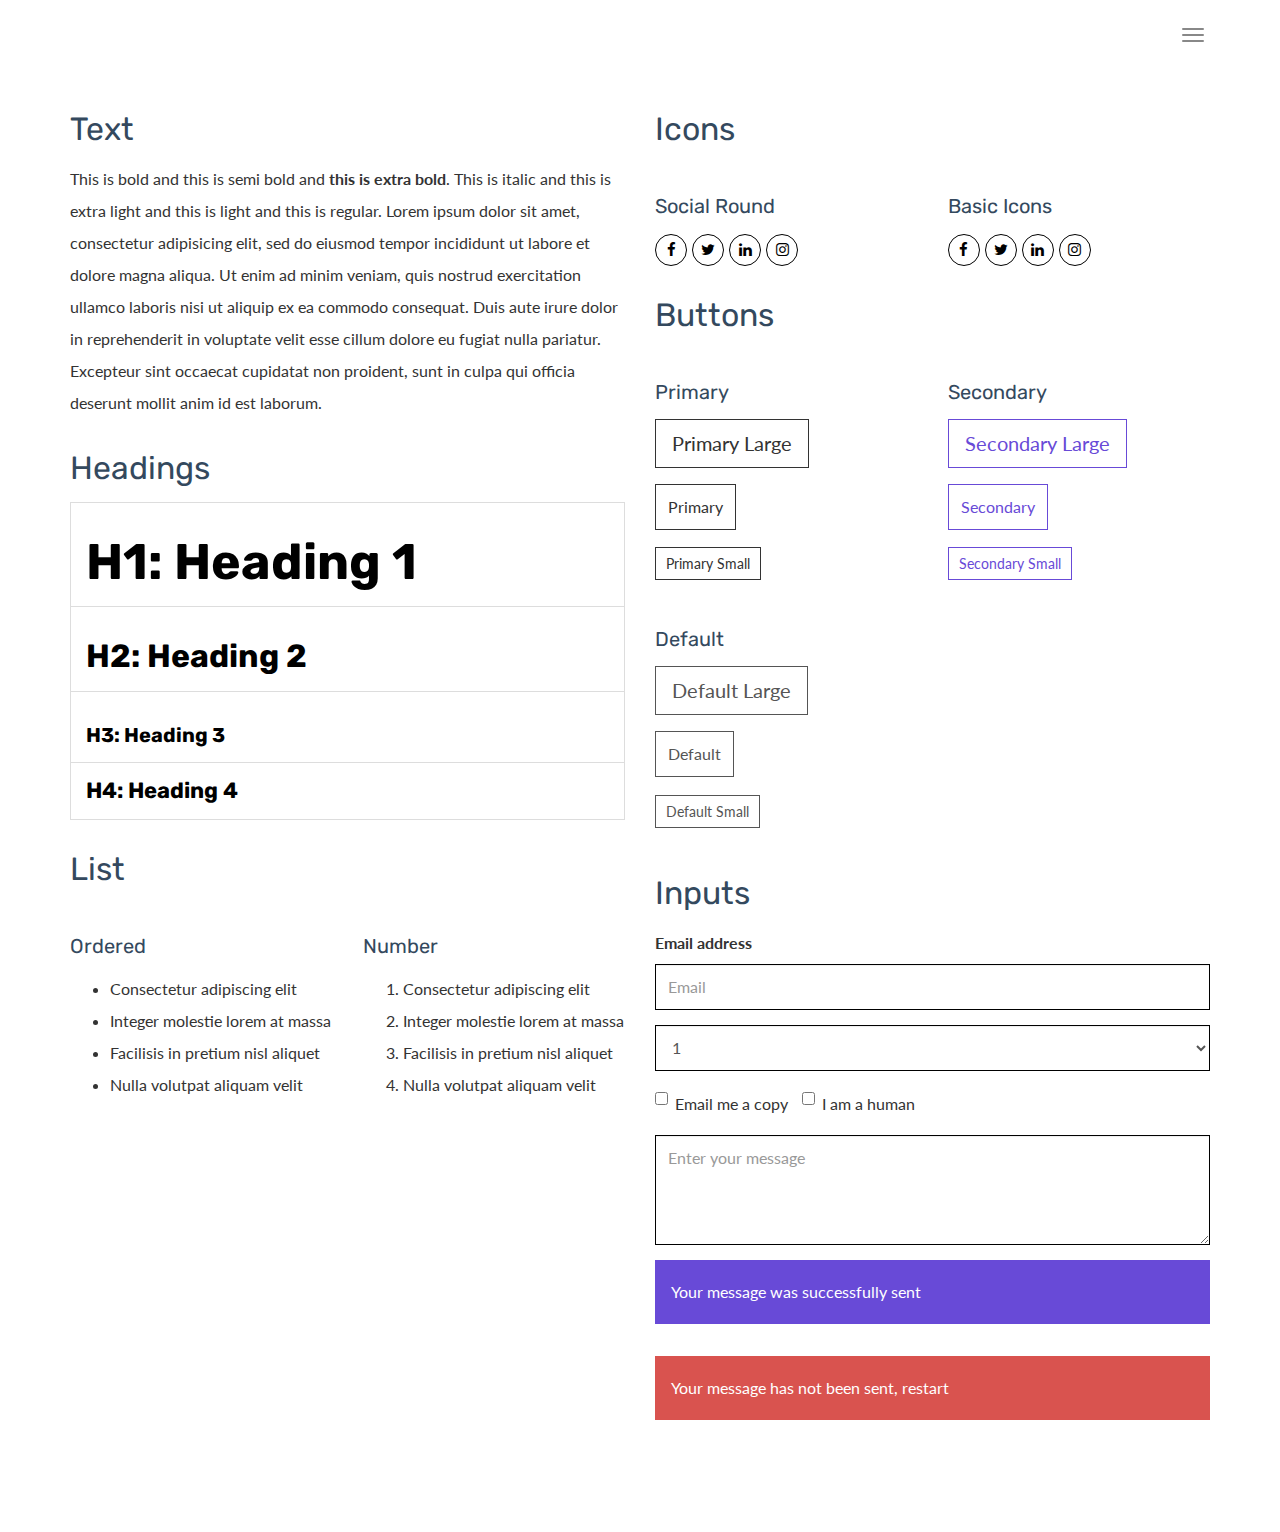
<file: components.html>
<!DOCTYPE html>
<html lang="en">

<head>
  <meta charset="UTF-8">
  <meta content="IE=edge" http-equiv="X-UA-Compatible">
  <meta content="width=device-width,initial-scale=1" name="viewport">
  <meta content="description" name="description">
  <meta name="google" content="notranslate" />
  <meta content="Mashup templates have been developped by Orson.io team" name="author">

  <!-- Disable tap highlight on IE -->
  <meta name="msapplication-tap-highlight" content="no">
  
  <link rel="apple-touch-icon" sizes="180x180" href="./assets/apple-icon-180x180.png">
  <link href="./assets/favicon.ico" rel="icon">
  
  <title>Title page</title>  

<link href="./main.3da94fde.css" rel="stylesheet"></head>

<body>

 <!-- Add your content of header -->

<header>
  <nav class="navbar navbar-fixed-top navbar-default">
    <div class="container">
        <button type="button" class="navbar-toggle">
          <span class="sr-only">Toggle navigation</span>
          <span class="icon-bar"></span>
          <span class="icon-bar"></span>
          <span class="icon-bar"></span>
        </button>
        
      <nav class="navbar-fullscreen" id="navbar-middle">
        <button type="button" class="close" aria-label="Close"><span aria-hidden="true">&times;</span></button>
        <ul class="navbar-fullscreen-links">
          <li><a href="./index.html" title="">Home</a></li>
          <li><a href="./project.html" title="">Project</a></li>
          <li><a href="./about.html" title="">About me</a></li>
          <li><a href="./components.html" title="">Components</a></li>
        </ul>

        <div class="footer-container">
           
          <p><small>© Untitled | Website created with <a href="http://www.mashup-template.com/" title="Create website with free html template">Mashup Template</a>/<a href="https://www.unsplash.com/" title="Beautiful Free Images">Unsplash</a></small></p>
          <p class="footer-share-icons">
              <a href="https://www.twitter.com" class="fa-icon" title="">
                  <i class="fa fa-twitter" aria-hidden="true"></i>
              </a>
              <a href="https://www.linkedin.com" class="fa-icon" title="">
                  <i class="fa fa-instagram" aria-hidden="true"></i>
              </a>
              <a href="https://www.behance.com" class="fa-icon" title="">
                  <i class="fa fa-behance" aria-hidden="true"></i>
              </a>
              <a href="https://www.vimeo.com" class="fa-icon" title="">
                  <i class="fa fa-vimeo" aria-hidden="true"></i>
              </a>
          </p>
                       
        </div>


      </nav> 
    
    </div>
  </nav>
</header>

<div class="section-container">
  <!-- Add your site or app content here -->
  <div class="container">
    <div class="row">
      <div class="col-xs-12 col-md-6">

        <div class="template-example">
          <h2 class="template-title-example">Text</h2>
          <p>This is bold and this is semi bold and <b>this is extra bold</b>. This is italic and this is extra light and this is light
          and this is regular. Lorem ipsum dolor sit amet, consectetur adipisicing elit, sed do eiusmod
          tempor incididunt ut labore et dolore magna aliqua. Ut enim ad minim veniam,
          quis nostrud exercitation ullamco laboris nisi ut aliquip ex ea commodo
          consequat. Duis aute irure dolor in <a href="" title="">reprehenderit</a> in voluptate velit esse
          cillum dolore eu fugiat nulla pariatur. Excepteur sint occaecat cupidatat non
          proident, sunt in culpa qui officia deserunt mollit anim id est laborum.
          </p>
        </div>

        <div class="template-example">
          <h2 class="template-title-example">Headings</h2>
          
          <table class="table table-bordered">
            <tr><td><h1>H1: Heading 1</h1></td></tr>
            <tr><td><h2>H2: Heading 2</h2></td></tr>
            <tr><td><h3>H3: Heading 3</h3></td></tr>
            <tr><td><h4>H4: Heading 4</h4></td></tr>
          </table>
        </div>

        <div class="template-example">
          <h2 class="template-title-example">List</h2>
          <div class="row">
            <div class="col-md-6">
              <h3 class="template-title-example">Ordered</h3>
              <ul>
                <li>Consectetur adipiscing elit</li>
                <li>Integer molestie lorem at massa</li>
                <li>Facilisis in pretium nisl aliquet</li>
                <li>Nulla volutpat aliquam velit</li>
              </ul>
            </div>
            <div class="col-md-6">
              <h3 class="template-title-example">Number</h3>
              <ol>
                <li>Consectetur adipiscing elit</li>
                <li>Integer molestie lorem at massa</li>
                <li>Facilisis in pretium nisl aliquet</li>
                <li>Nulla volutpat aliquam velit</li>
              </ol>
            </div>
          </div>
        </div>

        
      </div>

      <div class="col-xs-12 col-md-6">
        <div class="template-example">
          <h2 class="template-title-example">Icons</h2>
          
          <div class="row">
            <div class="col-md-6">
              <h3 class="template-title-example">Social Round</h2>
              <ul class="list-icons">
                <li>
                  <a href="" class="social-round-icon fa-icon">
                    <i class="fa fa-facebook"></i>
                  </a>
                </li>
                <li>
                  <a href="" class="social-round-icon fa-icon">
                    <i class="fa fa-twitter"></i>
                  </a>
                </li>
                <li>
                  <a href="" class="social-round-icon fa-icon">
                    <i class="fa fa-linkedin"></i>
                  </a>
                </li>
                <li>
                  <a href="" class="social-round-icon fa-icon">
                    <i class="fa fa-instagram"></i>
                  </a>
                </li>
              </ul>
            </div>
            <div class="col-md-6">
               <h3 class="template-title-example">Basic Icons</h2>
                <ul class="list-icons">
                  <li>
                    <span class="fa-icon">
                      <i class="fa fa-facebook"></i>
                    </span>
                  </li>
                  <li>
                    <span class="fa-icon">
                      <i class="fa fa-twitter"></i>
                    </span>
                  </li>
                  <li>
                    <span class="fa-icon">
                      <i class="fa fa-linkedin"></i>
                    </span>
                  </li>
                  <li>
                    <span class="fa-icon">
                      <i class="fa fa-instagram"></i>
                    </span>
                  </li>
                </ul>
            </div>

          </div>


          


        </div>

        <div class="template-example">
          <h2 class="template-title-example">Buttons</h2>
          <div class="row">
            <div class="col-md-6">
              <h3 class="template-title-example">Primary</h2>
              <div class="row">
                  <div class="col-md-6">
                  <p><a href="" class="btn btn-primary btn-lg">Primary Large</a></p>
                  <p><a href="" class="btn btn-primary">Primary </a></p>
                  <p><a href="" class="btn btn-primary btn-sm">Primary Small</a></p>
                </div>
              </div>

              <h3 class="template-title-example">Default</h2>
              <div class="row">
                  <div class="col-md-6">
                  <p><a href="" class="btn btn-default btn-lg">Default Large</a></p>
                  <p><a href="" class="btn btn-default">Default </a></p>
                  <p><a href="" class="btn btn-default btn-sm">Default Small</a></p>
                </div>
              </div>

            </div>

            <div class="col-md-6">
              <h3 class="template-title-example">Secondary</h2>
              <div class="row">
                  <div class="col-md-6">
                  <p><a href="" class="btn btn-info btn-lg">Secondary Large</a></p>
                  <p><a href="" class="btn btn-info">Secondary </a></p>
                  <p><a href="" class="btn btn-info btn-sm">Secondary Small</a></p>
                </div>
              </div>
            </div>
          </div>
        </div>
        
        <div class="template-example">
          <h2 class="template-title-example">Inputs</h2>

            <div class="form-group">
              <label for="exampleInputEmail1">Email address</label>
              <input type="email" class="form-control" id="exampleInputEmail1" placeholder="Email">
            </div>

            <div class="form-group">
              <select class="form-control">
                <option>1</option>
                <option>2</option>
                <option>3</option>
                <option>4</option>
                <option>5</option>
              </select>
            </div>

            <div class="form-group">
              <label class="checkbox-inline">
                <input 
                type="checkbox" id="inlineCheckbox1" value="option1"> Email me a copy
              </label>
              <label class="checkbox-inline">
                <input type="checkbox" id="inlineCheckbox2" value="option2"> I am a human
              </label>
            </div>

            <div class="form-group">
              <textarea class="form-control" rows="3" placeholder="Enter your message"></textarea>
            </div>
            
            <div class="alert alert-success" role="alert">Your message was successfully sent</div>
            <div class="alert alert-danger" role="alert">Your message has not been sent, restart</div>
        </div>




      </div>
    </div>
  </div>

</div>




<script>
    document.addEventListener("DOMContentLoaded", function (event) {
      navbarToggleSidebar();
      closeMenuBeforeGoingToPage();
      navActivePage();
    });
</script>
 <script type="text/javascript" src="./main.4c6e144e.js"></script></body>

</html>
</file>
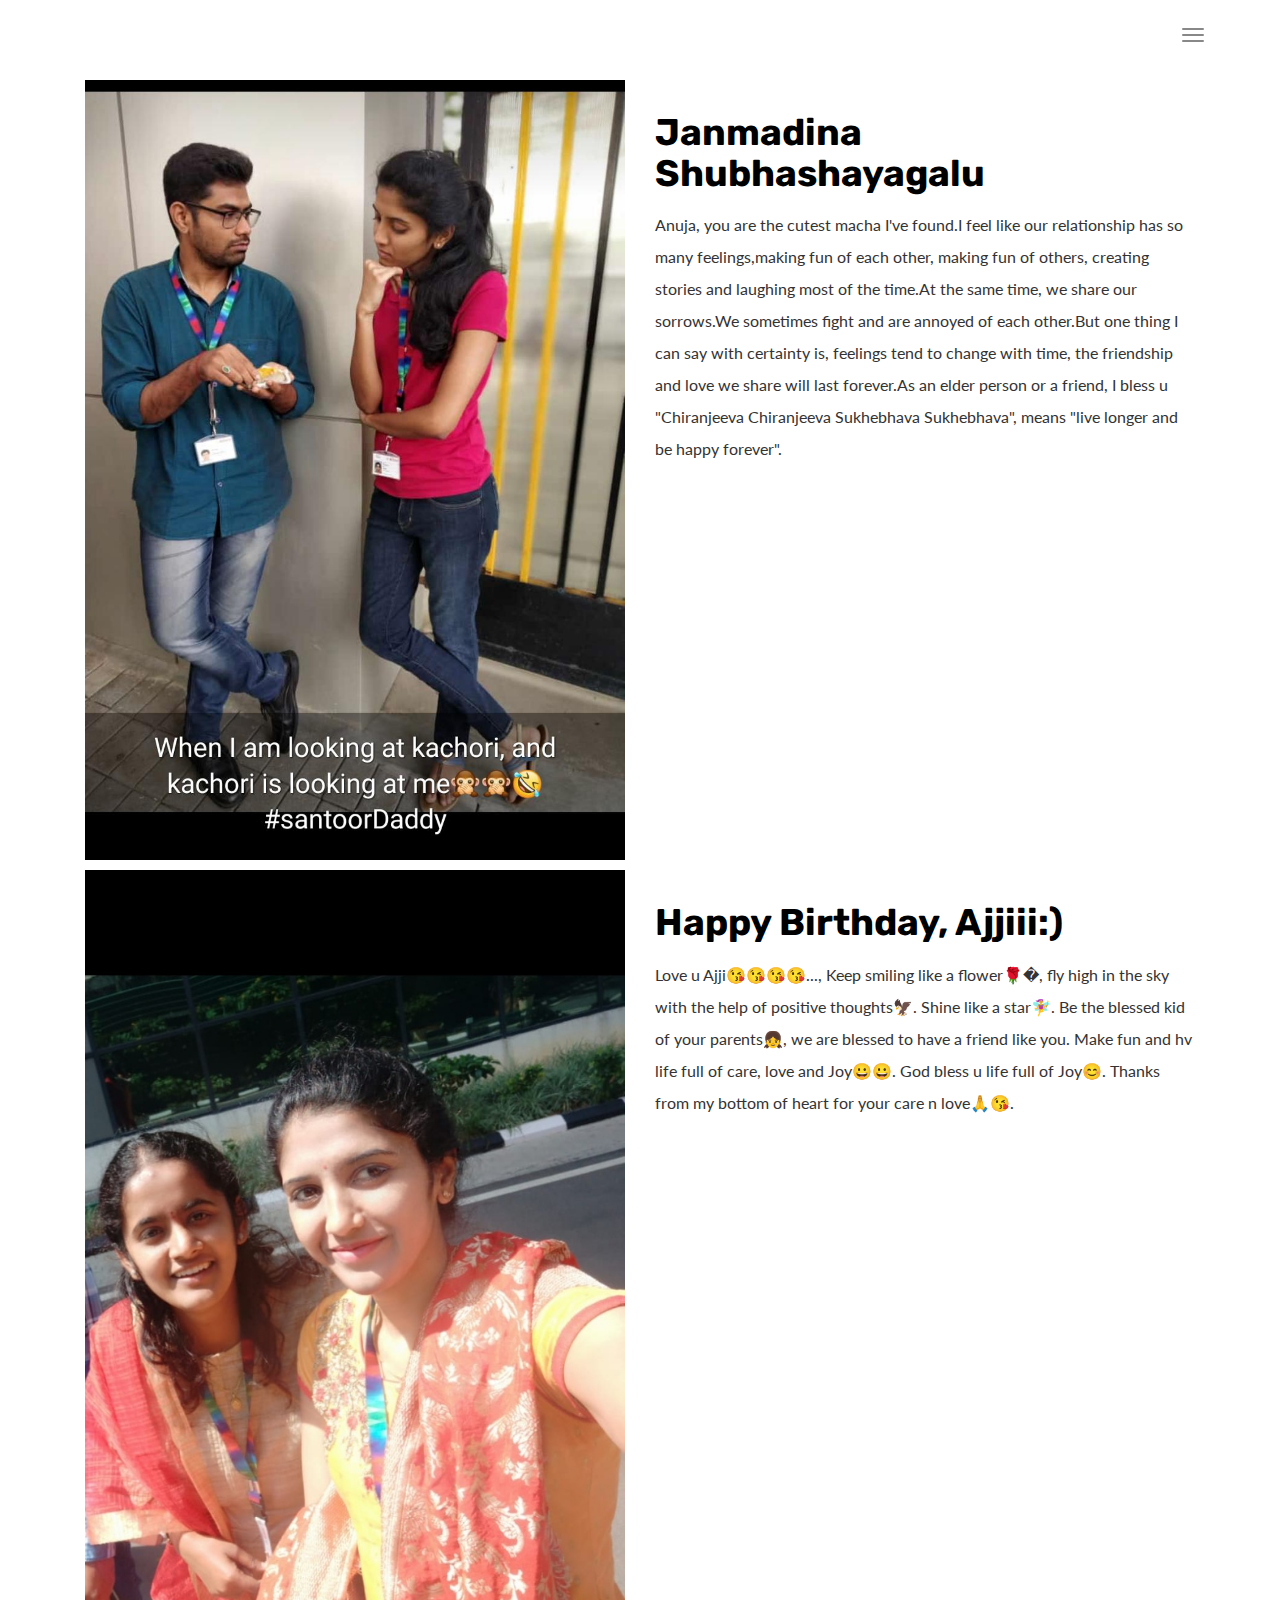
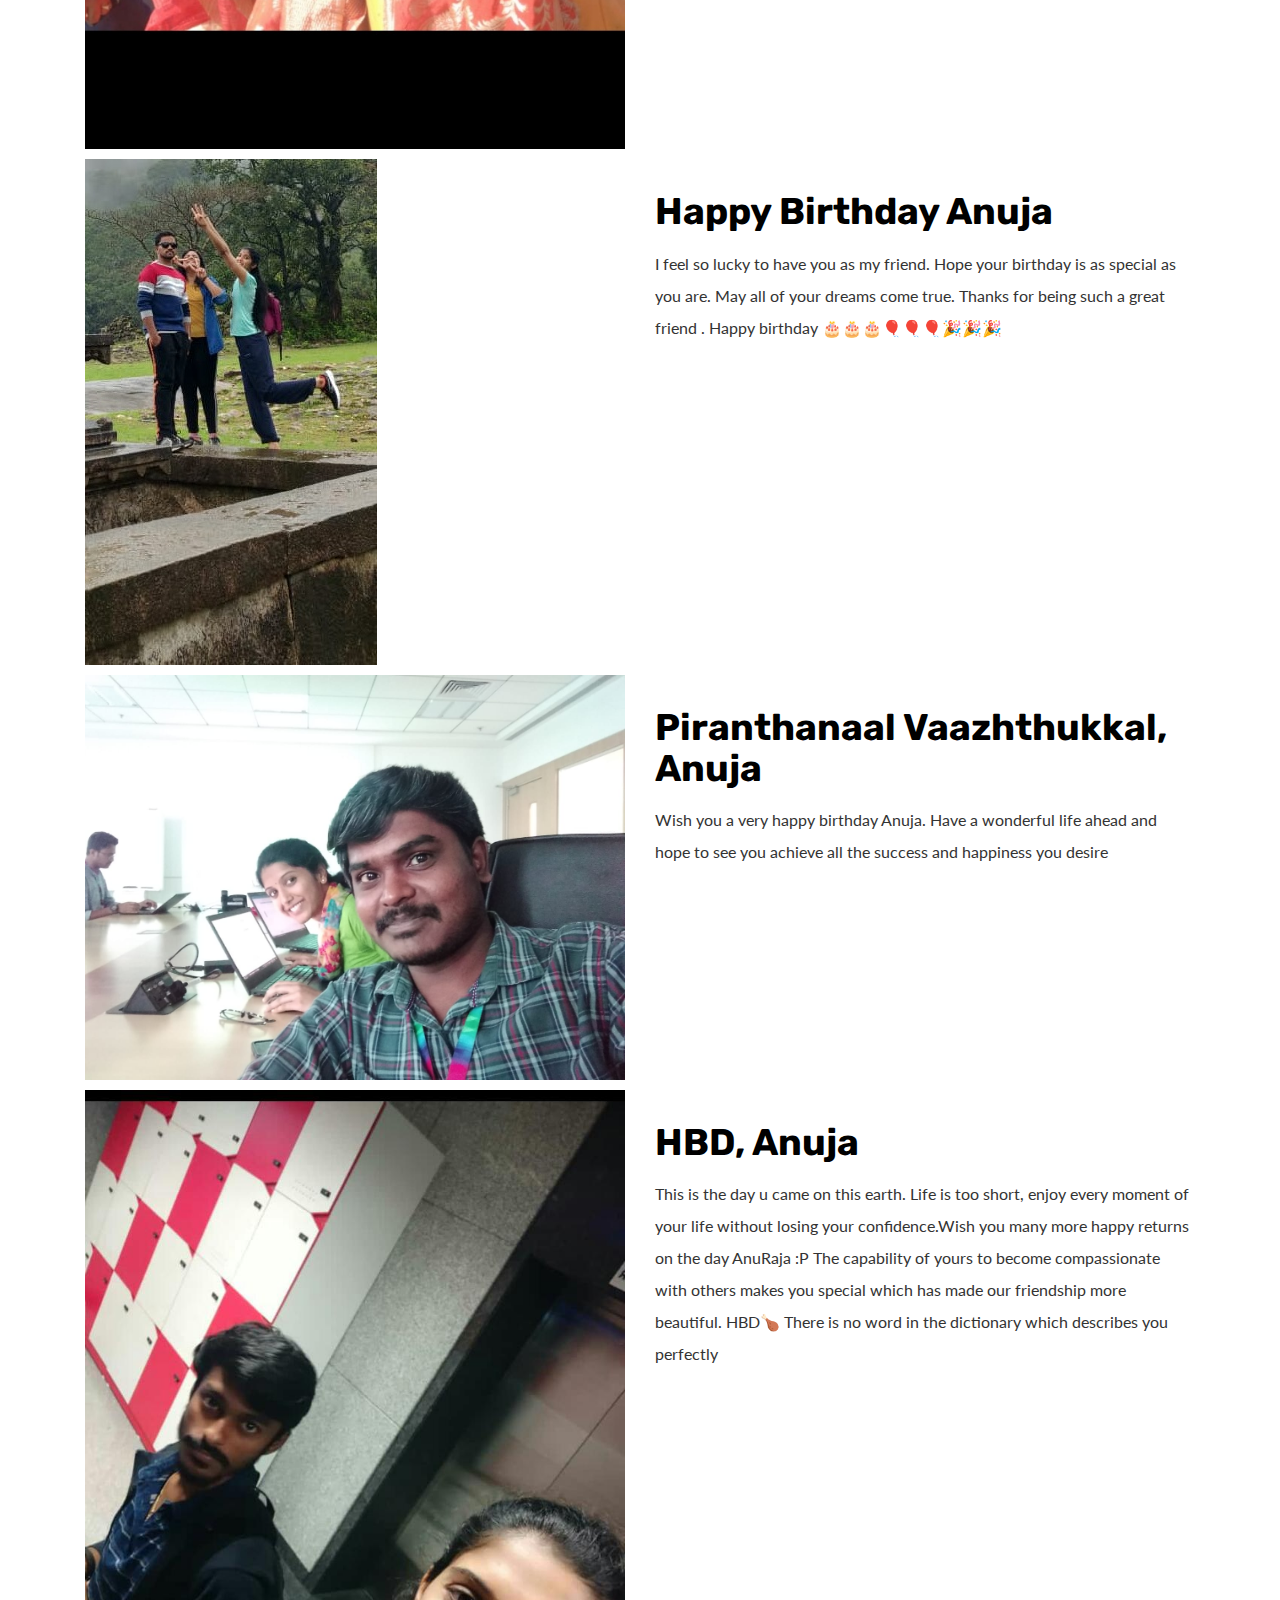
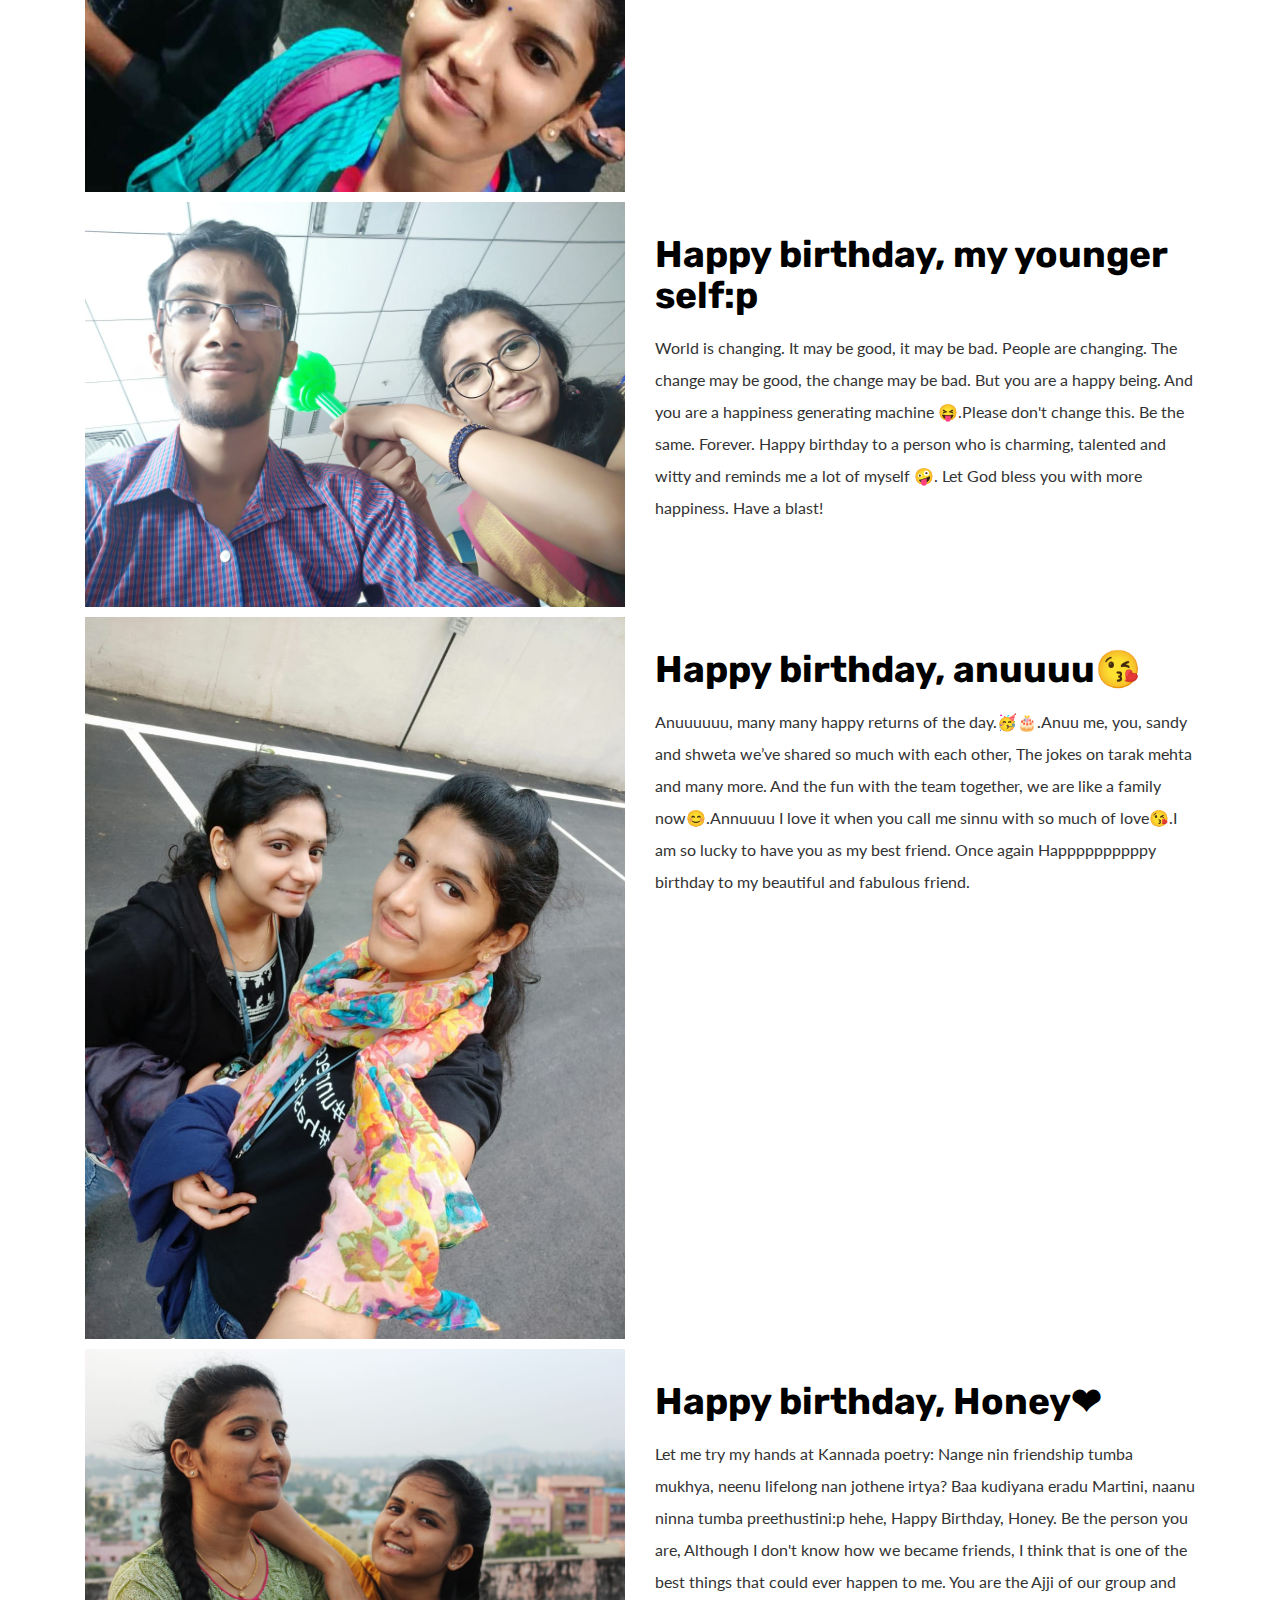
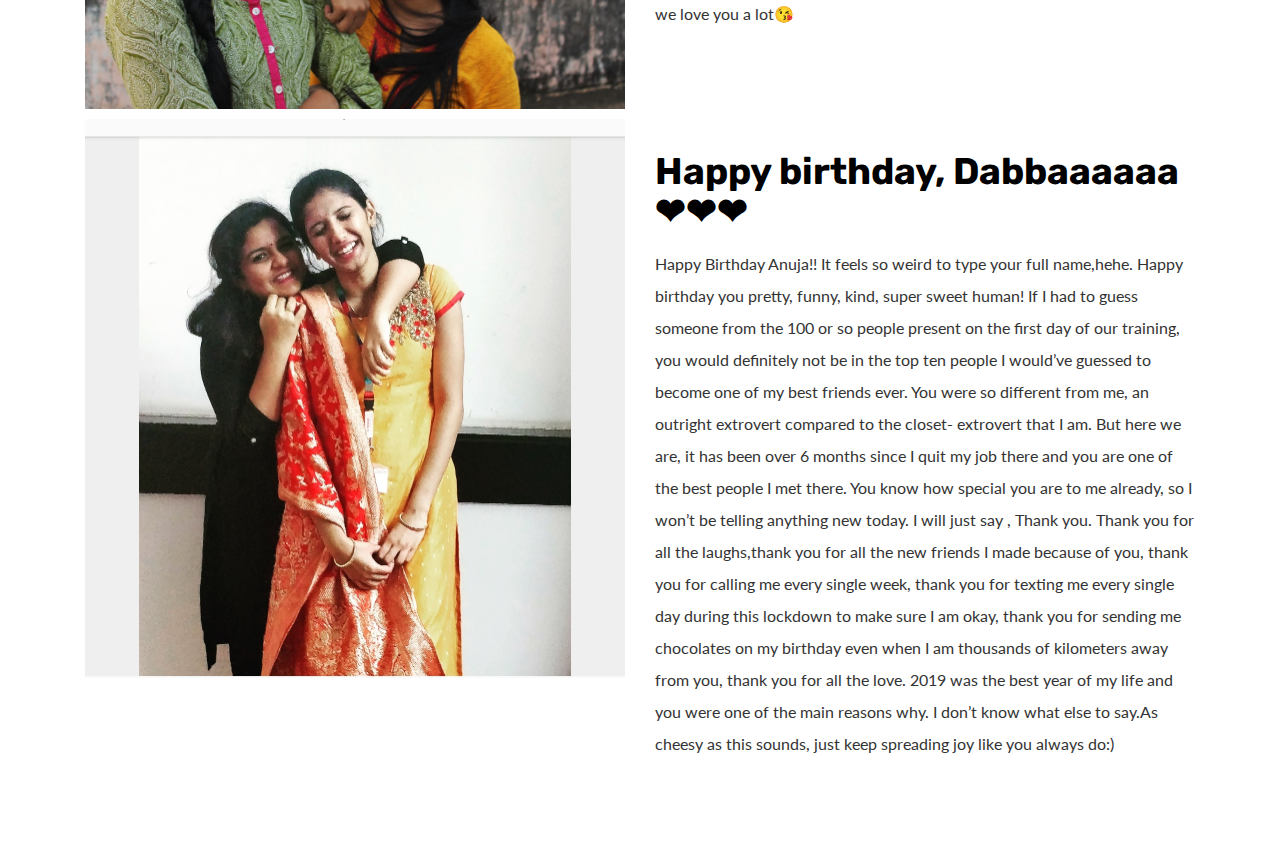
<file: wishes.html>
<!DOCTYPE html>
<html lang="en">

<head>
  <meta charset="UTF-8">
  <meta content="IE=edge" http-equiv="X-UA-Compatible">
  <meta content="width=device-width,initial-scale=1" name="viewport">
  <meta content="description" name="description">
  <meta name="google" content="notranslate" />
  <meta content="Mashup templates have been developped by Orson.io team" name="author">

  <!-- Disable tap highlight on IE -->
  <meta name="msapplication-tap-highlight" content="no">
  
  <link rel="apple-touch-icon" sizes="180x180" href="./assets/apple-icon-180x180.png">
  <link href="./assets/favicon.ico" rel="icon">
  
  <title>Birthday Wishes</title>  

<link href="./main.3da94fde.css" rel="stylesheet"></head>

<body>

<!-- Add your content of header -->

<header>
  <nav class="navbar navbar-fixed-top navbar-default">
    <div class="container">
        <button type="button" class="navbar-toggle">
          <span class="sr-only">Toggle navigation</span>
          <span class="icon-bar"></span>
          <span class="icon-bar"></span>
          <span class="icon-bar"></span>
        </button>
        
      <nav class="navbar-fullscreen" id="navbar-middle">
        <button type="button" class="close" aria-label="Close"><span aria-hidden="true">&times;</span></button>
        <ul class="navbar-fullscreen-links">
          <li><a href="./index.html" title="">Home</a></li>
          <li><a href="./gallery.html" title="">Photo Gallery</a></li>
          <li><a href="./wishes.html" title="">Birthday Wishes</a></li>
        </ul>

        
      </nav> 
    
    </div>
  </nav>
</header>
<div class="section-container content-container">
    <div class="container">
        <div class="row">
            <div class="col-xs-12">
                <div class="col-md-6">
                    <img src="./assets/images/Aditya.jpg" class="img-responsive" alt=""> 
                </div>
                <div class="col-md-6">
                    <h1 class="h2">Janmadina Shubhashayagalu</h1>
                    <p>Anuja, you are the cutest macha I've found.I feel like our relationship has so many feelings,making fun of each other, making fun of others, creating stories and laughing most of the time.At the same  time, we share our sorrows.We sometimes fight and are annoyed of each other.But one thing I can say with certainty is, feelings tend to change with time, the friendship and love we share will last forever.As an elder person or a friend, I bless u "Chiranjeeva Chiranjeeva Sukhebhava Sukhebhava", means "live longer and be happy forever".
                    </p>

                   
                </div>
            </div>
            <div class="col-xs-12">
                <div class="col-md-6">
                    <img src="./assets/images/bharathi.jpg" class="img-responsive" alt=""> 
                </div>
                <div class="col-md-6">
                    <h1 class="h2">Happy Birthday, Ajjiii:)</h1>
                    <p>Love u Ajji😘😘😘😘..., Keep smiling like a flower🌹�, fly high in the sky with the help of positive thoughts🦅. Shine like a star🧚‍♀. Be the blessed kid of your parents👧, we are blessed to have a friend like you. Make fun and hv life full of care, love and Joy😀😀. God bless u life full of Joy😊. Thanks from my bottom of heart for your care n love🙏😘.
                    </p>

                   
                </div>
            </div>
            <div class="col-xs-12">
                <div class="col-md-6">
                    <img src="./assets/images/Nadeem.jpg" class="img-responsive" alt=""> 
                </div>
                <div class="col-md-6">
                    <h1 class="h2">Happy Birthday Anuja</h1>
                    <p>I feel so lucky to have you as my friend. Hope your birthday is as special as you are. May all of your dreams come true. Thanks for being such a great friend . Happy birthday 🎂🎂🎂🎈🎈🎈🎉🎉🎉</p>
                </div>
            </div>
            <div class="col-xs-12">
                <div class="col-md-6">
                    <img src="./assets/images/prem.jpg" class="img-responsive" alt=""> 
                </div>
                <div class="col-md-6">
                    <h1 class="h2">Piranthanaal Vaazhthukkal, Anuja</h1>
                    <p>Wish you a very happy birthday Anuja. Have a wonderful life ahead and hope to see you achieve all the success and happiness you desire</p>

                    
                </div>
            </div>
            <div class="col-xs-12">
                <div class="col-md-6">
                    <img src="./assets/images/harish.jpg" class="img-responsive" alt=""> 
                </div>
                <div class="col-md-6">
                    <h1 class="h2">HBD, Anuja</h1>
                    <p>This is the day u came on this earth. Life is too short, enjoy every moment of your life without losing your confidence.Wish you many more happy returns on the day AnuRaja :P
                    The capability of yours to become compassionate with others makes you special which has made our friendship more beautiful. HBD🍗 There is no word in the dictionary which describes you perfectly</p>

                    
                </div>
            </div>

            <div class="col-xs-12">
                <div class="col-md-6">
                    <img src="./assets/images/Pramod.jpg" class="img-responsive" alt=""> 
                </div>
                <div class="col-md-6">
                    <h1 class="h2">Happy birthday, my younger self:p</h1>
                    <p>World is changing. It may be good, it may be bad. People are changing. The change may be good, the change may be bad. But you are a happy being. And you are a happiness generating machine 😝.Please don't change this. Be the same. Forever. Happy birthday to a person who is charming, talented and witty and reminds me a lot of myself 🤪. Let God bless you with more happiness. Have a blast!</p>

                </div>
            </div>

            <div class="col-xs-12">
                <div class="col-md-6">
                    <img src="./assets/images/sindhu.jpg" class="img-responsive" alt=""> 
                </div>
                <div class="col-md-6">
                    <h1 class="h2">Happy birthday, anuuuu😘</h1>
                    <p>Anuuuuuu, many many happy returns of the day.🥳🎂.Anuu me, you, sandy and shweta we’ve shared so much with each other, The jokes on tarak mehta and many more. And the fun with the team together, we are like a family now😊.Annuuuu I love it when you call me sinnu with so much of love😘.I am so lucky to have you as my best friend. Once again Happppppppppy birthday to my beautiful and fabulous friend.
                    </p>

                </div>
            </div>

            <div class="col-xs-12">
                <div class="col-md-6">
                    <img src="./assets/images/shweta.jpg" class="img-responsive" alt=""> 
                </div>
                <div class="col-md-6">
                    <h1 class="h2">Happy birthday, Honey❤</h1>
                    <p>Let me try my hands at Kannada poetry:
                        Nange nin friendship tumba mukhya, neenu lifelong nan jothene irtya?
                        Baa kudiyana eradu Martini, naanu ninna tumba preethustini:p
                    hehe, Happy Birthday, Honey. Be the person you are, Although I don't know how we became friends, I think that is one of the best things that could ever happen to me. You are the Ajji of our group and we love you a lot😘 </p>

                </div>
            </div>

            <div class="col-xs-12">
                <div class="col-md-6">
                    <img src="./assets/images/Me.jpg" class="img-responsive" alt=""> 
                </div>
                <div class="col-md-6">
                    <h1 class="h2">Happy birthday, Dabbaaaaaa❤❤❤</h1>
                    <p> Happy Birthday Anuja!! It feels so weird to type your full name,hehe. Happy birthday you pretty, funny, kind, super sweet human! If I had to guess someone from the 100 or so people present on the first day of our training, you would definitely not be in the top ten people I would’ve guessed to become one of my best friends ever. You were so different from me, an outright extrovert compared to the closet- extrovert that I am. But here we are, it has been over 6 months since I quit my job there and you are one of the best people I met there. You know how special you are to me already, so I won’t be telling anything new today. I will just say , Thank you. Thank you for all the laughs,thank you for all the new friends I made because of you, thank you for calling me every single week, thank you for texting me every single day during this lockdown to make sure I am okay, thank you for sending me chocolates on my birthday even when I am thousands of kilometers away from you, thank you for all the love. 2019 was the best year of my life and you were one of the main reasons why. I don’t know what else to say.As cheesy as this sounds, just keep spreading joy like you always do:)</p>

                </div>
            </div>           
        </div>
    </div>
</div>




<script>
    document.addEventListener("DOMContentLoaded", function (event) {
      navbarToggleSidebar();
      closeMenuBeforeGoingToPage();
      navActivePage();
    });
</script>
 <script type="text/javascript" src="./main.4c6e144e.js"></script></body>

</html>
</file>
<file: main.3da94fde.css>
@import url(https://fonts.googleapis.com/css?family=Lato:300,700|Rubik:400,700);@import url(https://maxcdn.bootstrapcdn.com/font-awesome/4.7.0/css/font-awesome.min.css);/*!
 * Bootstrap v3.3.7 (http://getbootstrap.com)
 * Copyright 2011-2016 Twitter, Inc.
 * Licensed under MIT (https://github.com/twbs/bootstrap/blob/master/LICENSE)
 */
/*! normalize.css v3.0.3 | MIT License | github.com/necolas/normalize.css */html{font-family:sans-serif;-ms-text-size-adjust:100%;-webkit-text-size-adjust:100%}body{margin:0}article,aside,details,figcaption,figure,footer,header,hgroup,main,menu,nav,section,summary{display:block}audio,canvas,progress,video{display:inline-block;vertical-align:baseline}audio:not([controls]){display:none;height:0}[hidden],template{display:none}a{background-color:transparent}a:active,a:hover{outline:0}abbr[title]{border-bottom:1px dotted}b,strong{font-weight:700}dfn{font-style:italic}h1{font-size:2em;margin:.67em 0}mark{background:#ff0;color:#000}small{font-size:80%}sub,sup{font-size:75%;line-height:0;position:relative;vertical-align:baseline}sup{top:-.5em}sub{bottom:-.25em}img{border:0}svg:not(:root){overflow:hidden}figure{margin:1em 40px}hr{box-sizing:content-box;height:0}pre{overflow:auto}code,kbd,pre,samp{font-family:monospace,monospace;font-size:1em}button,input,optgroup,select,textarea{color:inherit;font:inherit;margin:0}button{overflow:visible}button,select{text-transform:none}button,html input[type=button],input[type=reset],input[type=submit]{-webkit-appearance:button;cursor:pointer}button[disabled],html input[disabled]{cursor:default}button::-moz-focus-inner,input::-moz-focus-inner{border:0;padding:0}input{line-height:normal}input[type=checkbox],input[type=radio]{box-sizing:border-box;padding:0}input[type=number]::-webkit-inner-spin-button,input[type=number]::-webkit-outer-spin-button{height:auto}input[type=search]{-webkit-appearance:textfield;box-sizing:content-box}input[type=search]::-webkit-search-cancel-button,input[type=search]::-webkit-search-decoration{-webkit-appearance:none}fieldset{border:1px solid silver;margin:0 2px;padding:.35em .625em .75em}textarea{overflow:auto}optgroup{font-weight:700}table{border-collapse:collapse;border-spacing:0}td,th{padding:0}

/*! Source: https://github.com/h5bp/html5-boilerplate/blob/master/src/css/main.css */@media print{*,:after,:before{background:transparent!important;color:#000!important;box-shadow:none!important;text-shadow:none!important}a,a:visited{text-decoration:underline}a[href]:after{content:" (" attr(href) ")"}abbr[title]:after{content:" (" attr(title) ")"}a[href^="#"]:after,a[href^="javascript:"]:after{content:""}blockquote,pre{border:1px solid #999;page-break-inside:avoid}thead{display:table-header-group}img,tr{page-break-inside:avoid}img{max-width:100%!important}h2,h3,p{orphans:3;widows:3}h2,h3{page-break-after:avoid}.navbar{display:none}.btn>.caret,.dropup>.btn>.caret{border-top-color:#000!important}.label{border:1px solid #000}.table{border-collapse:collapse!important}.table td,.table th{background-color:#fff!important}.table-bordered td,.table-bordered th{border:1px solid #ddd!important}}*,:after,:before{-webkit-box-sizing:border-box;-moz-box-sizing:border-box;box-sizing:border-box}html{font-size:10px;-webkit-tap-highlight-color:transparent}body{font-family:Lato,Helvetica,Arial,sans-serif;font-size:16px;line-height:2;color:#333;background-color:#fff}button,input,select,textarea{font-family:inherit;font-size:inherit;line-height:inherit}a{color:#333;text-decoration:none}a:focus,a:hover{color:#0d0d0d;text-decoration:underline}a:focus{outline:5px auto -webkit-focus-ring-color;outline-offset:-2px}figure{margin:0}img{vertical-align:middle}.img-responsive{display:block;max-width:100%;height:auto}.img-rounded{border-radius:0}.img-thumbnail{padding:4px;line-height:2;background-color:#fff;border:1px solid #ddd;border-radius:0;-webkit-transition:all .2s ease-in-out;-o-transition:all .2s ease-in-out;transition:all .2s ease-in-out;display:inline-block;max-width:100%;height:auto}.img-circle{border-radius:50%}hr{margin-top:32px;margin-bottom:32px;border:0;border-top:1px solid #eee}.sr-only{position:absolute;width:1px;height:1px;margin:-1px;padding:0;overflow:hidden;clip:rect(0,0,0,0);border:0}.sr-only-focusable:active,.sr-only-focusable:focus{position:static;width:auto;height:auto;margin:0;overflow:visible;clip:auto}[role=button]{cursor:pointer}.h1,.h2,.h3,.h4,.h5,.h6,h1,h2,h3,h4,h5,h6{font-family:Rubik,Helvetica,Arial,sans-serif;font-weight:700;line-height:1.1;color:#000}.h1 .small,.h1 small,.h2 .small,.h2 small,.h3 .small,.h3 small,.h4 .small,.h4 small,.h5 .small,.h5 small,.h6 .small,.h6 small,h1 .small,h1 small,h2 .small,h2 small,h3 .small,h3 small,h4 .small,h4 small,h5 .small,h5 small,h6 .small,h6 small{font-weight:400;line-height:1;color:#777}.h1,.h2,.h3,h1,h2,h3{margin-top:32px;margin-bottom:16px}.h1 .small,.h1 small,.h2 .small,.h2 small,.h3 .small,.h3 small,h1 .small,h1 small,h2 .small,h2 small,h3 .small,h3 small{font-size:65%}.h4,.h5,.h6,h4,h5,h6{margin-top:16px;margin-bottom:16px}.h4 .small,.h4 small,.h5 .small,.h5 small,.h6 .small,.h6 small,h4 .small,h4 small,h5 .small,h5 small,h6 .small,h6 small{font-size:75%}.h1,h1{font-size:50px}.h2,h2{font-size:37px}.h3,h3{font-size:29px}.h4,h4{font-size:22px}.h5,h5{font-size:16px}.h6,h6{font-size:14px}p{margin:0 0 16px}.lead{margin-bottom:32px;font-size:18px;font-weight:300;line-height:1.4}@media (min-width:768px){.lead{font-size:24px}}.small,small{font-size:87%}.mark,mark{background-color:#fcf8e3;padding:.2em}.text-left{text-align:left}.text-right{text-align:right}.text-center{text-align:center}.text-justify{text-align:justify}.text-nowrap{white-space:nowrap}.text-lowercase{text-transform:lowercase}.initialism,.text-uppercase{text-transform:uppercase}.text-capitalize{text-transform:capitalize}.text-muted{color:#777}.text-primary{color:#333}a.text-primary:focus,a.text-primary:hover{color:#1a1a1a}.text-success{color:#fff}a.text-success:focus,a.text-success:hover{color:#e6e6e6}.text-info{color:#31708f}a.text-info:focus,a.text-info:hover{color:#245269}.text-warning{color:#8a6d3b}a.text-warning:focus,a.text-warning:hover{color:#66512c}.text-danger{color:#fff}a.text-danger:focus,a.text-danger:hover{color:#e6e6e6}.bg-primary{color:#fff;background-color:#333}a.bg-primary:focus,a.bg-primary:hover{background-color:#1a1a1a}.bg-success{background-color:#684ad7}a.bg-success:focus,a.bg-success:hover{background-color:#4b2bc3}.bg-info{background-color:#d9edf7}a.bg-info:focus,a.bg-info:hover{background-color:#afd9ee}.bg-warning{background-color:#fcf8e3}a.bg-warning:focus,a.bg-warning:hover{background-color:#f7ecb5}.bg-danger{background-color:#d9534f}a.bg-danger:focus,a.bg-danger:hover{background-color:#c9302c}.page-header{padding-bottom:15px;margin:64px 0 32px;border-bottom:1px solid #eee}ol,ul{margin-top:0;margin-bottom:16px}ol ol,ol ul,ul ol,ul ul{margin-bottom:0}.list-inline,.list-unstyled{padding-left:0;list-style:none}.list-inline{margin-left:-5px}.list-inline>li{display:inline-block;padding-left:5px;padding-right:5px}dl{margin-top:0;margin-bottom:32px}dd,dt{line-height:2}dt{font-weight:700}dd{margin-left:0}.dl-horizontal dd:after,.dl-horizontal dd:before{content:" ";display:table}.dl-horizontal dd:after{clear:both}@media (min-width:768px){.dl-horizontal dt{float:left;width:160px;clear:left;text-align:right;overflow:hidden;text-overflow:ellipsis;white-space:nowrap}.dl-horizontal dd{margin-left:180px}}abbr[data-original-title],abbr[title]{cursor:help;border-bottom:1px dotted #777}.initialism{font-size:90%}blockquote{padding:16px 32px;margin:0 0 32px;font-size:20px;border-left:5px solid #eee}blockquote ol:last-child,blockquote p:last-child,blockquote ul:last-child{margin-bottom:0}blockquote .small,blockquote footer,blockquote small{display:block;font-size:80%;line-height:2;color:#777}blockquote .small:before,blockquote footer:before,blockquote small:before{content:"\2014   \A0"}.blockquote-reverse,blockquote.pull-right{padding-right:15px;padding-left:0;border-right:5px solid #eee;border-left:0;text-align:right}.blockquote-reverse .small:before,.blockquote-reverse footer:before,.blockquote-reverse small:before,blockquote.pull-right .small:before,blockquote.pull-right footer:before,blockquote.pull-right small:before{content:""}.blockquote-reverse .small:after,.blockquote-reverse footer:after,.blockquote-reverse small:after,blockquote.pull-right .small:after,blockquote.pull-right footer:after,blockquote.pull-right small:after{content:"\A0   \2014"}address{margin-bottom:32px;font-style:normal;line-height:2}code,kbd,pre,samp{font-family:Menlo,Monaco,Consolas,Courier New,monospace}code{color:#c7254e;background-color:#f9f2f4}code,kbd{padding:2px 4px;font-size:90%;border-radius:0}kbd{color:#fff;background-color:#333;box-shadow:inset 0 -1px 0 rgba(0,0,0,.25)}kbd kbd{padding:0;font-size:100%;font-weight:700;box-shadow:none}pre{display:block;padding:15.5px;margin:0 0 16px;font-size:15px;line-height:2;word-break:break-all;word-wrap:break-word;color:#333;background-color:#f5f5f5;border:1px solid #ccc;border-radius:0}pre code{padding:0;font-size:inherit;color:inherit;white-space:pre-wrap;background-color:transparent;border-radius:0}.pre-scrollable{max-height:340px;overflow-y:scroll}.container{margin-right:auto;margin-left:auto;padding-left:15px;padding-right:15px}.container:after,.container:before{content:" ";display:table}.container:after{clear:both}@media (min-width:768px){.container{width:750px}}@media (min-width:992px){.container{width:970px}}@media (min-width:1200px){.container{width:1170px}}.container-fluid{margin-right:auto;margin-left:auto;padding-left:15px;padding-right:15px}.container-fluid:after,.container-fluid:before{content:" ";display:table}.container-fluid:after{clear:both}.row{margin-left:-15px;margin-right:-15px}.row:after,.row:before{content:" ";display:table}.row:after{clear:both}.col-lg-1,.col-lg-2,.col-lg-3,.col-lg-4,.col-lg-5,.col-lg-6,.col-lg-7,.col-lg-8,.col-lg-9,.col-lg-10,.col-lg-11,.col-lg-12,.col-md-1,.col-md-2,.col-md-3,.col-md-4,.col-md-5,.col-md-6,.col-md-7,.col-md-8,.col-md-9,.col-md-10,.col-md-11,.col-md-12,.col-sm-1,.col-sm-2,.col-sm-3,.col-sm-4,.col-sm-5,.col-sm-6,.col-sm-7,.col-sm-8,.col-sm-9,.col-sm-10,.col-sm-11,.col-sm-12,.col-xs-1,.col-xs-2,.col-xs-3,.col-xs-4,.col-xs-5,.col-xs-6,.col-xs-7,.col-xs-8,.col-xs-9,.col-xs-10,.col-xs-11,.col-xs-12{position:relative;min-height:1px;padding-left:15px;padding-right:15px}.col-xs-1,.col-xs-2,.col-xs-3,.col-xs-4,.col-xs-5,.col-xs-6,.col-xs-7,.col-xs-8,.col-xs-9,.col-xs-10,.col-xs-11,.col-xs-12{float:left}.col-xs-1{width:8.33333%}.col-xs-2{width:16.66667%}.col-xs-3{width:25%}.col-xs-4{width:33.33333%}.col-xs-5{width:41.66667%}.col-xs-6{width:50%}.col-xs-7{width:58.33333%}.col-xs-8{width:66.66667%}.col-xs-9{width:75%}.col-xs-10{width:83.33333%}.col-xs-11{width:91.66667%}.col-xs-12{width:100%}.col-xs-pull-0{right:auto}.col-xs-pull-1{right:8.33333%}.col-xs-pull-2{right:16.66667%}.col-xs-pull-3{right:25%}.col-xs-pull-4{right:33.33333%}.col-xs-pull-5{right:41.66667%}.col-xs-pull-6{right:50%}.col-xs-pull-7{right:58.33333%}.col-xs-pull-8{right:66.66667%}.col-xs-pull-9{right:75%}.col-xs-pull-10{right:83.33333%}.col-xs-pull-11{right:91.66667%}.col-xs-pull-12{right:100%}.col-xs-push-0{left:auto}.col-xs-push-1{left:8.33333%}.col-xs-push-2{left:16.66667%}.col-xs-push-3{left:25%}.col-xs-push-4{left:33.33333%}.col-xs-push-5{left:41.66667%}.col-xs-push-6{left:50%}.col-xs-push-7{left:58.33333%}.col-xs-push-8{left:66.66667%}.col-xs-push-9{left:75%}.col-xs-push-10{left:83.33333%}.col-xs-push-11{left:91.66667%}.col-xs-push-12{left:100%}.col-xs-offset-0{margin-left:0}.col-xs-offset-1{margin-left:8.33333%}.col-xs-offset-2{margin-left:16.66667%}.col-xs-offset-3{margin-left:25%}.col-xs-offset-4{margin-left:33.33333%}.col-xs-offset-5{margin-left:41.66667%}.col-xs-offset-6{margin-left:50%}.col-xs-offset-7{margin-left:58.33333%}.col-xs-offset-8{margin-left:66.66667%}.col-xs-offset-9{margin-left:75%}.col-xs-offset-10{margin-left:83.33333%}.col-xs-offset-11{margin-left:91.66667%}.col-xs-offset-12{margin-left:100%}@media (min-width:768px){.col-sm-1,.col-sm-2,.col-sm-3,.col-sm-4,.col-sm-5,.col-sm-6,.col-sm-7,.col-sm-8,.col-sm-9,.col-sm-10,.col-sm-11,.col-sm-12{float:left}.col-sm-1{width:8.33333%}.col-sm-2{width:16.66667%}.col-sm-3{width:25%}.col-sm-4{width:33.33333%}.col-sm-5{width:41.66667%}.col-sm-6{width:50%}.col-sm-7{width:58.33333%}.col-sm-8{width:66.66667%}.col-sm-9{width:75%}.col-sm-10{width:83.33333%}.col-sm-11{width:91.66667%}.col-sm-12{width:100%}.col-sm-pull-0{right:auto}.col-sm-pull-1{right:8.33333%}.col-sm-pull-2{right:16.66667%}.col-sm-pull-3{right:25%}.col-sm-pull-4{right:33.33333%}.col-sm-pull-5{right:41.66667%}.col-sm-pull-6{right:50%}.col-sm-pull-7{right:58.33333%}.col-sm-pull-8{right:66.66667%}.col-sm-pull-9{right:75%}.col-sm-pull-10{right:83.33333%}.col-sm-pull-11{right:91.66667%}.col-sm-pull-12{right:100%}.col-sm-push-0{left:auto}.col-sm-push-1{left:8.33333%}.col-sm-push-2{left:16.66667%}.col-sm-push-3{left:25%}.col-sm-push-4{left:33.33333%}.col-sm-push-5{left:41.66667%}.col-sm-push-6{left:50%}.col-sm-push-7{left:58.33333%}.col-sm-push-8{left:66.66667%}.col-sm-push-9{left:75%}.col-sm-push-10{left:83.33333%}.col-sm-push-11{left:91.66667%}.col-sm-push-12{left:100%}.col-sm-offset-0{margin-left:0}.col-sm-offset-1{margin-left:8.33333%}.col-sm-offset-2{margin-left:16.66667%}.col-sm-offset-3{margin-left:25%}.col-sm-offset-4{margin-left:33.33333%}.col-sm-offset-5{margin-left:41.66667%}.col-sm-offset-6{margin-left:50%}.col-sm-offset-7{margin-left:58.33333%}.col-sm-offset-8{margin-left:66.66667%}.col-sm-offset-9{margin-left:75%}.col-sm-offset-10{margin-left:83.33333%}.col-sm-offset-11{margin-left:91.66667%}.col-sm-offset-12{margin-left:100%}}@media (min-width:992px){.col-md-1,.col-md-2,.col-md-3,.col-md-4,.col-md-5,.col-md-6,.col-md-7,.col-md-8,.col-md-9,.col-md-10,.col-md-11,.col-md-12{float:left}.col-md-1{width:8.33333%}.col-md-2{width:16.66667%}.col-md-3{width:25%}.col-md-4{width:33.33333%}.col-md-5{width:41.66667%}.col-md-6{width:50%}.col-md-7{width:58.33333%}.col-md-8{width:66.66667%}.col-md-9{width:75%}.col-md-10{width:83.33333%}.col-md-11{width:91.66667%}.col-md-12{width:100%}.col-md-pull-0{right:auto}.col-md-pull-1{right:8.33333%}.col-md-pull-2{right:16.66667%}.col-md-pull-3{right:25%}.col-md-pull-4{right:33.33333%}.col-md-pull-5{right:41.66667%}.col-md-pull-6{right:50%}.col-md-pull-7{right:58.33333%}.col-md-pull-8{right:66.66667%}.col-md-pull-9{right:75%}.col-md-pull-10{right:83.33333%}.col-md-pull-11{right:91.66667%}.col-md-pull-12{right:100%}.col-md-push-0{left:auto}.col-md-push-1{left:8.33333%}.col-md-push-2{left:16.66667%}.col-md-push-3{left:25%}.col-md-push-4{left:33.33333%}.col-md-push-5{left:41.66667%}.col-md-push-6{left:50%}.col-md-push-7{left:58.33333%}.col-md-push-8{left:66.66667%}.col-md-push-9{left:75%}.col-md-push-10{left:83.33333%}.col-md-push-11{left:91.66667%}.col-md-push-12{left:100%}.col-md-offset-0{margin-left:0}.col-md-offset-1{margin-left:8.33333%}.col-md-offset-2{margin-left:16.66667%}.col-md-offset-3{margin-left:25%}.col-md-offset-4{margin-left:33.33333%}.col-md-offset-5{margin-left:41.66667%}.col-md-offset-6{margin-left:50%}.col-md-offset-7{margin-left:58.33333%}.col-md-offset-8{margin-left:66.66667%}.col-md-offset-9{margin-left:75%}.col-md-offset-10{margin-left:83.33333%}.col-md-offset-11{margin-left:91.66667%}.col-md-offset-12{margin-left:100%}}@media (min-width:1200px){.col-lg-1,.col-lg-2,.col-lg-3,.col-lg-4,.col-lg-5,.col-lg-6,.col-lg-7,.col-lg-8,.col-lg-9,.col-lg-10,.col-lg-11,.col-lg-12{float:left}.col-lg-1{width:8.33333%}.col-lg-2{width:16.66667%}.col-lg-3{width:25%}.col-lg-4{width:33.33333%}.col-lg-5{width:41.66667%}.col-lg-6{width:50%}.col-lg-7{width:58.33333%}.col-lg-8{width:66.66667%}.col-lg-9{width:75%}.col-lg-10{width:83.33333%}.col-lg-11{width:91.66667%}.col-lg-12{width:100%}.col-lg-pull-0{right:auto}.col-lg-pull-1{right:8.33333%}.col-lg-pull-2{right:16.66667%}.col-lg-pull-3{right:25%}.col-lg-pull-4{right:33.33333%}.col-lg-pull-5{right:41.66667%}.col-lg-pull-6{right:50%}.col-lg-pull-7{right:58.33333%}.col-lg-pull-8{right:66.66667%}.col-lg-pull-9{right:75%}.col-lg-pull-10{right:83.33333%}.col-lg-pull-11{right:91.66667%}.col-lg-pull-12{right:100%}.col-lg-push-0{left:auto}.col-lg-push-1{left:8.33333%}.col-lg-push-2{left:16.66667%}.col-lg-push-3{left:25%}.col-lg-push-4{left:33.33333%}.col-lg-push-5{left:41.66667%}.col-lg-push-6{left:50%}.col-lg-push-7{left:58.33333%}.col-lg-push-8{left:66.66667%}.col-lg-push-9{left:75%}.col-lg-push-10{left:83.33333%}.col-lg-push-11{left:91.66667%}.col-lg-push-12{left:100%}.col-lg-offset-0{margin-left:0}.col-lg-offset-1{margin-left:8.33333%}.col-lg-offset-2{margin-left:16.66667%}.col-lg-offset-3{margin-left:25%}.col-lg-offset-4{margin-left:33.33333%}.col-lg-offset-5{margin-left:41.66667%}.col-lg-offset-6{margin-left:50%}.col-lg-offset-7{margin-left:58.33333%}.col-lg-offset-8{margin-left:66.66667%}.col-lg-offset-9{margin-left:75%}.col-lg-offset-10{margin-left:83.33333%}.col-lg-offset-11{margin-left:91.66667%}.col-lg-offset-12{margin-left:100%}}table{background-color:transparent}caption{padding-top:8px;padding-bottom:8px;color:#777}caption,th{text-align:left}.table{width:100%;max-width:100%;margin-bottom:32px}.table>tbody>tr>td,.table>tbody>tr>th,.table>tfoot>tr>td,.table>tfoot>tr>th,.table>thead>tr>td,.table>thead>tr>th{padding:8px;line-height:2;vertical-align:top;border-top:1px solid #ddd}.table>thead>tr>th{vertical-align:bottom;border-bottom:2px solid #ddd}.table>caption+thead>tr:first-child>td,.table>caption+thead>tr:first-child>th,.table>colgroup+thead>tr:first-child>td,.table>colgroup+thead>tr:first-child>th,.table>thead:first-child>tr:first-child>td,.table>thead:first-child>tr:first-child>th{border-top:0}.table>tbody+tbody{border-top:2px solid #ddd}.table .table{background-color:#fff}.table-condensed>tbody>tr>td,.table-condensed>tbody>tr>th,.table-condensed>tfoot>tr>td,.table-condensed>tfoot>tr>th,.table-condensed>thead>tr>td,.table-condensed>thead>tr>th{padding:5px}.table-bordered,.table-bordered>tbody>tr>td,.table-bordered>tbody>tr>th,.table-bordered>tfoot>tr>td,.table-bordered>tfoot>tr>th,.table-bordered>thead>tr>td,.table-bordered>thead>tr>th{border:1px solid #ddd}.table-bordered>thead>tr>td,.table-bordered>thead>tr>th{border-bottom-width:2px}.table-striped>tbody>tr:nth-of-type(odd){background-color:#f9f9f9}.table-hover>tbody>tr:hover{background-color:#f5f5f5}table col[class*=col-]{position:static;float:none;display:table-column}table td[class*=col-],table th[class*=col-]{position:static;float:none;display:table-cell}.table>tbody>tr.active>td,.table>tbody>tr.active>th,.table>tbody>tr>td.active,.table>tbody>tr>th.active,.table>tfoot>tr.active>td,.table>tfoot>tr.active>th,.table>tfoot>tr>td.active,.table>tfoot>tr>th.active,.table>thead>tr.active>td,.table>thead>tr.active>th,.table>thead>tr>td.active,.table>thead>tr>th.active{background-color:#f5f5f5}.table-hover>tbody>tr.active:hover>td,.table-hover>tbody>tr.active:hover>th,.table-hover>tbody>tr:hover>.active,.table-hover>tbody>tr>td.active:hover,.table-hover>tbody>tr>th.active:hover{background-color:#e8e8e8}.table>tbody>tr.success>td,.table>tbody>tr.success>th,.table>tbody>tr>td.success,.table>tbody>tr>th.success,.table>tfoot>tr.success>td,.table>tfoot>tr.success>th,.table>tfoot>tr>td.success,.table>tfoot>tr>th.success,.table>thead>tr.success>td,.table>thead>tr.success>th,.table>thead>tr>td.success,.table>thead>tr>th.success{background-color:#684ad7}.table-hover>tbody>tr.success:hover>td,.table-hover>tbody>tr.success:hover>th,.table-hover>tbody>tr:hover>.success,.table-hover>tbody>tr>td.success:hover,.table-hover>tbody>tr>th.success:hover{background-color:#5735d2}.table>tbody>tr.info>td,.table>tbody>tr.info>th,.table>tbody>tr>td.info,.table>tbody>tr>th.info,.table>tfoot>tr.info>td,.table>tfoot>tr.info>th,.table>tfoot>tr>td.info,.table>tfoot>tr>th.info,.table>thead>tr.info>td,.table>thead>tr.info>th,.table>thead>tr>td.info,.table>thead>tr>th.info{background-color:#d9edf7}.table-hover>tbody>tr.info:hover>td,.table-hover>tbody>tr.info:hover>th,.table-hover>tbody>tr:hover>.info,.table-hover>tbody>tr>td.info:hover,.table-hover>tbody>tr>th.info:hover{background-color:#c4e3f3}.table>tbody>tr.warning>td,.table>tbody>tr.warning>th,.table>tbody>tr>td.warning,.table>tbody>tr>th.warning,.table>tfoot>tr.warning>td,.table>tfoot>tr.warning>th,.table>tfoot>tr>td.warning,.table>tfoot>tr>th.warning,.table>thead>tr.warning>td,.table>thead>tr.warning>th,.table>thead>tr>td.warning,.table>thead>tr>th.warning{background-color:#fcf8e3}.table-hover>tbody>tr.warning:hover>td,.table-hover>tbody>tr.warning:hover>th,.table-hover>tbody>tr:hover>.warning,.table-hover>tbody>tr>td.warning:hover,.table-hover>tbody>tr>th.warning:hover{background-color:#faf2cc}.table>tbody>tr.danger>td,.table>tbody>tr.danger>th,.table>tbody>tr>td.danger,.table>tbody>tr>th.danger,.table>tfoot>tr.danger>td,.table>tfoot>tr.danger>th,.table>tfoot>tr>td.danger,.table>tfoot>tr>th.danger,.table>thead>tr.danger>td,.table>thead>tr.danger>th,.table>thead>tr>td.danger,.table>thead>tr>th.danger{background-color:#d9534f}.table-hover>tbody>tr.danger:hover>td,.table-hover>tbody>tr.danger:hover>th,.table-hover>tbody>tr:hover>.danger,.table-hover>tbody>tr>td.danger:hover,.table-hover>tbody>tr>th.danger:hover{background-color:#d43f3a}.table-responsive{overflow-x:auto;min-height:.01%}@media screen and (max-width:767px){.table-responsive{width:100%;margin-bottom:24px;overflow-y:hidden;-ms-overflow-style:-ms-autohiding-scrollbar;border:1px solid #ddd}.table-responsive>.table{margin-bottom:0}.table-responsive>.table>tbody>tr>td,.table-responsive>.table>tbody>tr>th,.table-responsive>.table>tfoot>tr>td,.table-responsive>.table>tfoot>tr>th,.table-responsive>.table>thead>tr>td,.table-responsive>.table>thead>tr>th{white-space:nowrap}.table-responsive>.table-bordered{border:0}.table-responsive>.table-bordered>tbody>tr>td:first-child,.table-responsive>.table-bordered>tbody>tr>th:first-child,.table-responsive>.table-bordered>tfoot>tr>td:first-child,.table-responsive>.table-bordered>tfoot>tr>th:first-child,.table-responsive>.table-bordered>thead>tr>td:first-child,.table-responsive>.table-bordered>thead>tr>th:first-child{border-left:0}.table-responsive>.table-bordered>tbody>tr>td:last-child,.table-responsive>.table-bordered>tbody>tr>th:last-child,.table-responsive>.table-bordered>tfoot>tr>td:last-child,.table-responsive>.table-bordered>tfoot>tr>th:last-child,.table-responsive>.table-bordered>thead>tr>td:last-child,.table-responsive>.table-bordered>thead>tr>th:last-child{border-right:0}.table-responsive>.table-bordered>tbody>tr:last-child>td,.table-responsive>.table-bordered>tbody>tr:last-child>th,.table-responsive>.table-bordered>tfoot>tr:last-child>td,.table-responsive>.table-bordered>tfoot>tr:last-child>th{border-bottom:0}}fieldset{margin:0;min-width:0}fieldset,legend{padding:0;border:0}legend{display:block;width:100%;margin-bottom:32px;font-size:24px;line-height:inherit;color:#333;border-bottom:1px solid #e5e5e5}label{display:inline-block;max-width:100%;margin-bottom:5px;font-weight:700}input[type=search]{-webkit-box-sizing:border-box;-moz-box-sizing:border-box;box-sizing:border-box}input[type=checkbox],input[type=radio]{margin:4px 0 0;margin-top:1px\9;line-height:normal}input[type=file]{display:block}input[type=range]{display:block;width:100%}select[multiple],select[size]{height:auto}input[type=checkbox]:focus,input[type=file]:focus,input[type=radio]:focus{outline:5px auto -webkit-focus-ring-color;outline-offset:-2px}output{padding-top:7px}.form-control,output{display:block;font-size:16px;line-height:2;color:#555}.form-control{width:100%;height:46px;padding:6px 12px;background-color:#fff;background-image:none;border:1px solid #000;border-radius:0;-webkit-box-shadow:inset 0 1px 1px rgba(0,0,0,.075);box-shadow:inset 0 1px 1px rgba(0,0,0,.075);-webkit-transition:border-color .15s ease-in-out,box-shadow .15s ease-in-out;-o-transition:border-color ease-in-out .15s,box-shadow ease-in-out .15s;transition:border-color .15s ease-in-out,box-shadow .15s ease-in-out}.form-control:focus{border-color:#66afe9;outline:0;-webkit-box-shadow:inset 0 1px 1px rgba(0,0,0,.075),0 0 8px rgba(102,175,233,.6);box-shadow:inset 0 1px 1px rgba(0,0,0,.075),0 0 8px rgba(102,175,233,.6)}.form-control::-moz-placeholder{color:#999;opacity:1}.form-control:-ms-input-placeholder{color:#999}.form-control::-webkit-input-placeholder{color:#999}.form-control::-ms-expand{border:0;background-color:transparent}.form-control[disabled],.form-control[readonly],fieldset[disabled] .form-control{background-color:#eee;opacity:1}.form-control[disabled],fieldset[disabled] .form-control{cursor:not-allowed}textarea.form-control{height:auto}input[type=search]{-webkit-appearance:none}@media screen and (-webkit-min-device-pixel-ratio:0){input[type=date].form-control,input[type=datetime-local].form-control,input[type=month].form-control,input[type=time].form-control{line-height:46px}.input-group-sm>.input-group-btn>input[type=date].btn,.input-group-sm>.input-group-btn>input[type=datetime-local].btn,.input-group-sm>.input-group-btn>input[type=month].btn,.input-group-sm>.input-group-btn>input[type=time].btn,.input-group-sm>input[type=date].form-control,.input-group-sm>input[type=date].input-group-addon,.input-group-sm>input[type=datetime-local].form-control,.input-group-sm>input[type=datetime-local].input-group-addon,.input-group-sm>input[type=month].form-control,.input-group-sm>input[type=month].input-group-addon,.input-group-sm>input[type=time].form-control,.input-group-sm>input[type=time].input-group-addon,.input-group-sm input[type=date],.input-group-sm input[type=datetime-local],.input-group-sm input[type=month],.input-group-sm input[type=time],input[type=date].input-sm,input[type=datetime-local].input-sm,input[type=month].input-sm,input[type=time].input-sm{line-height:33px}.input-group-lg>.input-group-btn>input[type=date].btn,.input-group-lg>.input-group-btn>input[type=datetime-local].btn,.input-group-lg>.input-group-btn>input[type=month].btn,.input-group-lg>.input-group-btn>input[type=time].btn,.input-group-lg>input[type=date].form-control,.input-group-lg>input[type=date].input-group-addon,.input-group-lg>input[type=datetime-local].form-control,.input-group-lg>input[type=datetime-local].input-group-addon,.input-group-lg>input[type=month].form-control,.input-group-lg>input[type=month].input-group-addon,.input-group-lg>input[type=time].form-control,.input-group-lg>input[type=time].input-group-addon,.input-group-lg input[type=date],.input-group-lg input[type=datetime-local],.input-group-lg input[type=month],.input-group-lg input[type=time],input[type=date].input-lg,input[type=datetime-local].input-lg,input[type=month].input-lg,input[type=time].input-lg{line-height:49px}}.form-group{margin-bottom:15px}.checkbox,.radio{position:relative;display:block;margin-top:10px;margin-bottom:10px}.checkbox label,.radio label{min-height:32px;padding-left:20px;margin-bottom:0;font-weight:400;cursor:pointer}.checkbox-inline input[type=checkbox],.checkbox input[type=checkbox],.radio-inline input[type=radio],.radio input[type=radio]{position:absolute;margin-left:-20px;margin-top:4px\9}.checkbox+.checkbox,.radio+.radio{margin-top:-5px}.checkbox-inline,.radio-inline{position:relative;display:inline-block;padding-left:20px;margin-bottom:0;vertical-align:middle;font-weight:400;cursor:pointer}.checkbox-inline+.checkbox-inline,.radio-inline+.radio-inline{margin-top:0;margin-left:10px}.checkbox-inline.disabled,.checkbox.disabled label,.radio-inline.disabled,.radio.disabled label,fieldset[disabled] .checkbox-inline,fieldset[disabled] .checkbox label,fieldset[disabled] .radio-inline,fieldset[disabled] .radio label,fieldset[disabled] input[type=checkbox],fieldset[disabled] input[type=radio],input[type=checkbox].disabled,input[type=checkbox][disabled],input[type=radio].disabled,input[type=radio][disabled]{cursor:not-allowed}.form-control-static{padding-top:7px;padding-bottom:7px;margin-bottom:0;min-height:48px}.form-control-static.input-lg,.form-control-static.input-sm,.input-group-lg>.form-control-static.form-control,.input-group-lg>.form-control-static.input-group-addon,.input-group-lg>.input-group-btn>.form-control-static.btn,.input-group-sm>.form-control-static.form-control,.input-group-sm>.form-control-static.input-group-addon,.input-group-sm>.input-group-btn>.form-control-static.btn{padding-left:0;padding-right:0}.input-group-sm>.form-control,.input-group-sm>.input-group-addon,.input-group-sm>.input-group-btn>.btn,.input-sm{height:33px;padding:5px 10px;font-size:14px;line-height:1.5;border-radius:0}.input-group-sm>.input-group-btn>select.btn,.input-group-sm>select.form-control,.input-group-sm>select.input-group-addon,select.input-sm{height:33px;line-height:33px}.input-group-sm>.input-group-btn>select[multiple].btn,.input-group-sm>.input-group-btn>textarea.btn,.input-group-sm>select[multiple].form-control,.input-group-sm>select[multiple].input-group-addon,.input-group-sm>textarea.form-control,.input-group-sm>textarea.input-group-addon,select[multiple].input-sm,textarea.input-sm{height:auto}.form-group-sm .form-control{height:33px;padding:5px 10px;font-size:14px;line-height:1.5;border-radius:0}.form-group-sm select.form-control{height:33px;line-height:33px}.form-group-sm select[multiple].form-control,.form-group-sm textarea.form-control{height:auto}.form-group-sm .form-control-static{height:33px;min-height:46px;padding:6px 10px;font-size:14px;line-height:1.5}.input-group-lg>.form-control,.input-group-lg>.input-group-addon,.input-group-lg>.input-group-btn>.btn,.input-lg{height:49px;padding:10px 16px;font-size:20px;line-height:1.33333;border-radius:0}.input-group-lg>.input-group-btn>select.btn,.input-group-lg>select.form-control,.input-group-lg>select.input-group-addon,select.input-lg{height:49px;line-height:49px}.input-group-lg>.input-group-btn>select[multiple].btn,.input-group-lg>.input-group-btn>textarea.btn,.input-group-lg>select[multiple].form-control,.input-group-lg>select[multiple].input-group-addon,.input-group-lg>textarea.form-control,.input-group-lg>textarea.input-group-addon,select[multiple].input-lg,textarea.input-lg{height:auto}.form-group-lg .form-control{height:49px;padding:10px 16px;font-size:20px;line-height:1.33333;border-radius:0}.form-group-lg select.form-control{height:49px;line-height:49px}.form-group-lg select[multiple].form-control,.form-group-lg textarea.form-control{height:auto}.form-group-lg .form-control-static{height:49px;min-height:52px;padding:11px 16px;font-size:20px;line-height:1.33333}.has-feedback{position:relative}.has-feedback .form-control{padding-right:57.5px}.form-control-feedback{position:absolute;top:0;right:0;z-index:2;display:block;width:46px;height:46px;line-height:46px;text-align:center;pointer-events:none}.form-group-lg .form-control+.form-control-feedback,.input-group-lg+.form-control-feedback,.input-group-lg>.form-control+.form-control-feedback,.input-group-lg>.input-group-addon+.form-control-feedback,.input-group-lg>.input-group-btn>.btn+.form-control-feedback,.input-lg+.form-control-feedback{width:49px;height:49px;line-height:49px}.form-group-sm .form-control+.form-control-feedback,.input-group-sm+.form-control-feedback,.input-group-sm>.form-control+.form-control-feedback,.input-group-sm>.input-group-addon+.form-control-feedback,.input-group-sm>.input-group-btn>.btn+.form-control-feedback,.input-sm+.form-control-feedback{width:33px;height:33px;line-height:33px}.has-success .checkbox,.has-success .checkbox-inline,.has-success.checkbox-inline label,.has-success.checkbox label,.has-success .control-label,.has-success .help-block,.has-success .radio,.has-success .radio-inline,.has-success.radio-inline label,.has-success.radio label{color:#fff}.has-success .form-control{border-color:#fff;-webkit-box-shadow:inset 0 1px 1px rgba(0,0,0,.075);box-shadow:inset 0 1px 1px rgba(0,0,0,.075)}.has-success .form-control:focus{border-color:#e6e6e6;-webkit-box-shadow:inset 0 1px 1px rgba(0,0,0,.075),0 0 6px #fff;box-shadow:inset 0 1px 1px rgba(0,0,0,.075),0 0 6px #fff}.has-success .input-group-addon{color:#fff;border-color:#fff;background-color:#684ad7}.has-success .form-control-feedback{color:#fff}.has-warning .checkbox,.has-warning .checkbox-inline,.has-warning.checkbox-inline label,.has-warning.checkbox label,.has-warning .control-label,.has-warning .help-block,.has-warning .radio,.has-warning .radio-inline,.has-warning.radio-inline label,.has-warning.radio label{color:#8a6d3b}.has-warning .form-control{border-color:#8a6d3b;-webkit-box-shadow:inset 0 1px 1px rgba(0,0,0,.075);box-shadow:inset 0 1px 1px rgba(0,0,0,.075)}.has-warning .form-control:focus{border-color:#66512c;-webkit-box-shadow:inset 0 1px 1px rgba(0,0,0,.075),0 0 6px #c0a16b;box-shadow:inset 0 1px 1px rgba(0,0,0,.075),0 0 6px #c0a16b}.has-warning .input-group-addon{color:#8a6d3b;border-color:#8a6d3b;background-color:#fcf8e3}.has-warning .form-control-feedback{color:#8a6d3b}.has-error .checkbox,.has-error .checkbox-inline,.has-error.checkbox-inline label,.has-error.checkbox label,.has-error .control-label,.has-error .help-block,.has-error .radio,.has-error .radio-inline,.has-error.radio-inline label,.has-error.radio label{color:#fff}.has-error .form-control{border-color:#fff;-webkit-box-shadow:inset 0 1px 1px rgba(0,0,0,.075);box-shadow:inset 0 1px 1px rgba(0,0,0,.075)}.has-error .form-control:focus{border-color:#e6e6e6;-webkit-box-shadow:inset 0 1px 1px rgba(0,0,0,.075),0 0 6px #fff;box-shadow:inset 0 1px 1px rgba(0,0,0,.075),0 0 6px #fff}.has-error .input-group-addon{color:#fff;border-color:#fff;background-color:#d9534f}.has-error .form-control-feedback{color:#fff}.has-feedback label~.form-control-feedback{top:37px}.has-feedback label.sr-only~.form-control-feedback{top:0}.help-block{display:block;margin-top:5px;margin-bottom:10px;color:#737373}@media (min-width:768px){.form-inline .form-group{display:inline-block;margin-bottom:0;vertical-align:middle}.form-inline .form-control{display:inline-block;width:auto;vertical-align:middle}.form-inline .form-control-static{display:inline-block}.form-inline .input-group{display:inline-table;vertical-align:middle}.form-inline .input-group .form-control,.form-inline .input-group .input-group-addon,.form-inline .input-group .input-group-btn{width:auto}.form-inline .input-group>.form-control{width:100%}.form-inline .control-label{margin-bottom:0;vertical-align:middle}.form-inline .checkbox,.form-inline .radio{display:inline-block;margin-top:0;margin-bottom:0;vertical-align:middle}.form-inline .checkbox label,.form-inline .radio label{padding-left:0}.form-inline .checkbox input[type=checkbox],.form-inline .radio input[type=radio]{position:relative;margin-left:0}.form-inline .has-feedback .form-control-feedback{top:0}}.form-horizontal .checkbox,.form-horizontal .checkbox-inline,.form-horizontal .radio,.form-horizontal .radio-inline{margin-top:0;margin-bottom:0;padding-top:7px}.form-horizontal .checkbox,.form-horizontal .radio{min-height:39px}.form-horizontal .form-group{margin-left:-15px;margin-right:-15px}.form-horizontal .form-group:after,.form-horizontal .form-group:before{content:" ";display:table}.form-horizontal .form-group:after{clear:both}@media (min-width:768px){.form-horizontal .control-label{text-align:right;margin-bottom:0;padding-top:7px}}.form-horizontal .has-feedback .form-control-feedback{right:15px}@media (min-width:768px){.form-horizontal .form-group-lg .control-label{padding-top:11px;font-size:20px}}@media (min-width:768px){.form-horizontal .form-group-sm .control-label{padding-top:6px;font-size:14px}}.btn{display:inline-block;margin-bottom:0;font-weight:400;text-align:center;vertical-align:middle;touch-action:manipulation;cursor:pointer;background-image:none;border:1px solid transparent;white-space:nowrap;padding:6px 12px;font-size:16px;line-height:2;border-radius:0;-webkit-user-select:none;-moz-user-select:none;-ms-user-select:none;user-select:none}.btn.active.focus,.btn.active:focus,.btn.focus,.btn:active.focus,.btn:active:focus,.btn:focus{outline:5px auto -webkit-focus-ring-color;outline-offset:-2px}.btn.focus,.btn:focus,.btn:hover{color:#555;text-decoration:none}.btn.active,.btn:active{outline:0;background-image:none;-webkit-box-shadow:inset 0 3px 5px rgba(0,0,0,.125);box-shadow:inset 0 3px 5px rgba(0,0,0,.125)}.btn.disabled,.btn[disabled],fieldset[disabled] .btn{cursor:not-allowed;opacity:.65;filter:alpha(opacity=65);-webkit-box-shadow:none;box-shadow:none}a.btn.disabled,fieldset[disabled] a.btn{pointer-events:none}.btn-default{color:#555;background-color:transparent;border-color:#555}.btn-default.focus,.btn-default:focus{color:#555;background-color:transparent;border-color:#161616}.btn-default.active,.btn-default:active,.btn-default:hover,.open>.btn-default.dropdown-toggle{color:#555;background-color:transparent;border-color:#373737}.btn-default.active.focus,.btn-default.active:focus,.btn-default.active:hover,.btn-default:active.focus,.btn-default:active:focus,.btn-default:active:hover,.open>.btn-default.dropdown-toggle.focus,.open>.btn-default.dropdown-toggle:focus,.open>.btn-default.dropdown-toggle:hover{color:#555;background-color:transparent;border-color:#161616}.btn-default.active,.btn-default:active,.open>.btn-default.dropdown-toggle{background-image:none}.btn-default.disabled.focus,.btn-default.disabled:focus,.btn-default.disabled:hover,.btn-default[disabled].focus,.btn-default[disabled]:focus,.btn-default[disabled]:hover,fieldset[disabled] .btn-default.focus,fieldset[disabled] .btn-default:focus,fieldset[disabled] .btn-default:hover{background-color:transparent;border-color:#555}.btn-default .badge{color:transparent;background-color:#555}.btn-primary{color:#333;background-color:transparent;border-color:#333}.btn-primary.focus,.btn-primary:focus{color:#333;background-color:transparent;border-color:#000}.btn-primary.active,.btn-primary:active,.btn-primary:hover,.open>.btn-primary.dropdown-toggle{color:#333;background-color:transparent;border-color:#141414}.btn-primary.active.focus,.btn-primary.active:focus,.btn-primary.active:hover,.btn-primary:active.focus,.btn-primary:active:focus,.btn-primary:active:hover,.open>.btn-primary.dropdown-toggle.focus,.open>.btn-primary.dropdown-toggle:focus,.open>.btn-primary.dropdown-toggle:hover{color:#333;background-color:transparent;border-color:#000}.btn-primary.active,.btn-primary:active,.open>.btn-primary.dropdown-toggle{background-image:none}.btn-primary.disabled.focus,.btn-primary.disabled:focus,.btn-primary.disabled:hover,.btn-primary[disabled].focus,.btn-primary[disabled]:focus,.btn-primary[disabled]:hover,fieldset[disabled] .btn-primary.focus,fieldset[disabled] .btn-primary:focus,fieldset[disabled] .btn-primary:hover{background-color:transparent;border-color:#333}.btn-primary .badge{color:transparent;background-color:#333}.btn-success{color:#5cb85c;background-color:transparent;border-color:#5cb85c}.btn-success.focus,.btn-success:focus{color:#5cb85c;background-color:transparent;border-color:#2d672d}.btn-success.active,.btn-success:active,.btn-success:hover,.open>.btn-success.dropdown-toggle{color:#5cb85c;background-color:transparent;border-color:#419641}.btn-success.active.focus,.btn-success.active:focus,.btn-success.active:hover,.btn-success:active.focus,.btn-success:active:focus,.btn-success:active:hover,.open>.btn-success.dropdown-toggle.focus,.open>.btn-success.dropdown-toggle:focus,.open>.btn-success.dropdown-toggle:hover{color:#5cb85c;background-color:transparent;border-color:#2d672d}.btn-success.active,.btn-success:active,.open>.btn-success.dropdown-toggle{background-image:none}.btn-success.disabled.focus,.btn-success.disabled:focus,.btn-success.disabled:hover,.btn-success[disabled].focus,.btn-success[disabled]:focus,.btn-success[disabled]:hover,fieldset[disabled] .btn-success.focus,fieldset[disabled] .btn-success:focus,fieldset[disabled] .btn-success:hover{background-color:transparent;border-color:#5cb85c}.btn-success .badge{color:transparent;background-color:#5cb85c}.btn-info{border-color:#684ad7}.btn-info,.btn-info.focus,.btn-info:focus{color:#684ad7;background-color:transparent}.btn-info.focus,.btn-info:focus{border-color:#331d84}.btn-info.active,.btn-info:active,.btn-info:hover,.open>.btn-info.dropdown-toggle{color:#684ad7;background-color:transparent;border-color:#4829bb}.btn-info.active.focus,.btn-info.active:focus,.btn-info.active:hover,.btn-info:active.focus,.btn-info:active:focus,.btn-info:active:hover,.open>.btn-info.dropdown-toggle.focus,.open>.btn-info.dropdown-toggle:focus,.open>.btn-info.dropdown-toggle:hover{color:#684ad7;background-color:transparent;border-color:#331d84}.btn-info.active,.btn-info:active,.open>.btn-info.dropdown-toggle{background-image:none}.btn-info.disabled.focus,.btn-info.disabled:focus,.btn-info.disabled:hover,.btn-info[disabled].focus,.btn-info[disabled]:focus,.btn-info[disabled]:hover,fieldset[disabled] .btn-info.focus,fieldset[disabled] .btn-info:focus,fieldset[disabled] .btn-info:hover{background-color:transparent;border-color:#684ad7}.btn-info .badge{color:transparent;background-color:#684ad7}.btn-warning{color:#f0ad4e;background-color:transparent;border-color:#f0ad4e}.btn-warning.focus,.btn-warning:focus{color:#f0ad4e;background-color:transparent;border-color:#b06d0f}.btn-warning.active,.btn-warning:active,.btn-warning:hover,.open>.btn-warning.dropdown-toggle{color:#f0ad4e;background-color:transparent;border-color:#eb9316}.btn-warning.active.focus,.btn-warning.active:focus,.btn-warning.active:hover,.btn-warning:active.focus,.btn-warning:active:focus,.btn-warning:active:hover,.open>.btn-warning.dropdown-toggle.focus,.open>.btn-warning.dropdown-toggle:focus,.open>.btn-warning.dropdown-toggle:hover{color:#f0ad4e;background-color:transparent;border-color:#b06d0f}.btn-warning.active,.btn-warning:active,.open>.btn-warning.dropdown-toggle{background-image:none}.btn-warning.disabled.focus,.btn-warning.disabled:focus,.btn-warning.disabled:hover,.btn-warning[disabled].focus,.btn-warning[disabled]:focus,.btn-warning[disabled]:hover,fieldset[disabled] .btn-warning.focus,fieldset[disabled] .btn-warning:focus,fieldset[disabled] .btn-warning:hover{background-color:transparent;border-color:#f0ad4e}.btn-warning .badge{color:transparent;background-color:#f0ad4e}.btn-danger{color:#d9534f;background-color:transparent;border-color:#d9534f}.btn-danger.focus,.btn-danger:focus{color:#d9534f;background-color:transparent;border-color:#8b211e}.btn-danger.active,.btn-danger:active,.btn-danger:hover,.open>.btn-danger.dropdown-toggle{color:#d9534f;background-color:transparent;border-color:#c12e2a}.btn-danger.active.focus,.btn-danger.active:focus,.btn-danger.active:hover,.btn-danger:active.focus,.btn-danger:active:focus,.btn-danger:active:hover,.open>.btn-danger.dropdown-toggle.focus,.open>.btn-danger.dropdown-toggle:focus,.open>.btn-danger.dropdown-toggle:hover{color:#d9534f;background-color:transparent;border-color:#8b211e}.btn-danger.active,.btn-danger:active,.open>.btn-danger.dropdown-toggle{background-image:none}.btn-danger.disabled.focus,.btn-danger.disabled:focus,.btn-danger.disabled:hover,.btn-danger[disabled].focus,.btn-danger[disabled]:focus,.btn-danger[disabled]:hover,fieldset[disabled] .btn-danger.focus,fieldset[disabled] .btn-danger:focus,fieldset[disabled] .btn-danger:hover{background-color:transparent;border-color:#d9534f}.btn-danger .badge{color:transparent;background-color:#d9534f}.btn-link{color:#333;font-weight:400;border-radius:0}.btn-link,.btn-link.active,.btn-link:active,.btn-link[disabled],fieldset[disabled] .btn-link{background-color:transparent;-webkit-box-shadow:none;box-shadow:none}.btn-link,.btn-link:active,.btn-link:focus,.btn-link:hover{border-color:transparent}.btn-link:focus,.btn-link:hover{color:#0d0d0d;text-decoration:underline;background-color:transparent}.btn-link[disabled]:focus,.btn-link[disabled]:hover,fieldset[disabled] .btn-link:focus,fieldset[disabled] .btn-link:hover{color:#777;text-decoration:none}.btn-group-lg>.btn,.btn-lg{padding:10px 16px;font-size:20px;line-height:1.33333;border-radius:0}.btn-group-sm>.btn,.btn-sm{padding:5px 10px;font-size:14px;line-height:1.5;border-radius:0}.btn-group-xs>.btn,.btn-xs{padding:1px 5px;font-size:14px;line-height:1.5;border-radius:0}.btn-block{display:block;width:100%}.btn-block+.btn-block{margin-top:5px}input[type=button].btn-block,input[type=reset].btn-block,input[type=submit].btn-block{width:100%}.fade{opacity:0;-webkit-transition:opacity .15s linear;-o-transition:opacity .15s linear;transition:opacity .15s linear}.fade.in{opacity:1}.collapse{display:none}.collapse.in{display:block}tr.collapse.in{display:table-row}tbody.collapse.in{display:table-row-group}.collapsing{position:relative;height:0;overflow:hidden;-webkit-transition-property:height,visibility;transition-property:height,visibility;-webkit-transition-duration:.35s;transition-duration:.35s;-webkit-transition-timing-function:ease;transition-timing-function:ease}.caret{display:inline-block;width:0;height:0;margin-left:2px;vertical-align:middle;border-top:4px dashed;border-top:4px solid\9;border-right:4px solid transparent;border-left:4px solid transparent}.dropdown,.dropup{position:relative}.dropdown-toggle:focus{outline:0}.dropdown-menu{position:absolute;top:100%;left:0;z-index:1000;display:none;float:left;min-width:160px;padding:5px 0;margin:2px 0 0;list-style:none;font-size:16px;text-align:left;background-color:#fff;border:1px solid #ccc;border:1px solid rgba(0,0,0,.15);border-radius:0;-webkit-box-shadow:0 6px 12px rgba(0,0,0,.175);box-shadow:0 6px 12px rgba(0,0,0,.175);background-clip:padding-box}.dropdown-menu.pull-right{right:0;left:auto}.dropdown-menu .divider{height:1px;margin:15px 0;overflow:hidden;background-color:#e5e5e5}.dropdown-menu>li>a{display:block;padding:3px 20px;clear:both;font-weight:400;line-height:2;color:#333;white-space:nowrap}.dropdown-menu>li>a:focus,.dropdown-menu>li>a:hover{text-decoration:none;color:#262626;background-color:#f5f5f5}.dropdown-menu>.active>a,.dropdown-menu>.active>a:focus,.dropdown-menu>.active>a:hover{color:#fff;text-decoration:none;outline:0;background-color:#333}.dropdown-menu>.disabled>a,.dropdown-menu>.disabled>a:focus,.dropdown-menu>.disabled>a:hover{color:#777}.dropdown-menu>.disabled>a:focus,.dropdown-menu>.disabled>a:hover{text-decoration:none;background-color:transparent;background-image:none;filter:progid:DXImageTransform.Microsoft.gradient(enabled = false);cursor:not-allowed}.open>.dropdown-menu{display:block}.open>a{outline:0}.dropdown-menu-right{left:auto;right:0}.dropdown-menu-left{left:0;right:auto}.dropdown-header{display:block;padding:3px 20px;font-size:14px;line-height:2;color:#777;white-space:nowrap}.dropdown-backdrop{position:fixed;left:0;right:0;bottom:0;top:0;z-index:990}.pull-right>.dropdown-menu{right:0;left:auto}.dropup .caret,.navbar-fixed-bottom .dropdown .caret{border-top:0;border-bottom:4px dashed;border-bottom:4px solid\9;content:""}.dropup .dropdown-menu,.navbar-fixed-bottom .dropdown .dropdown-menu{top:auto;bottom:100%;margin-bottom:2px}@media (min-width:768px){.navbar-right .dropdown-menu{right:0;left:auto}.navbar-right .dropdown-menu-left{left:0;right:auto}}.btn-group,.btn-group-vertical{position:relative;display:inline-block;vertical-align:middle}.btn-group-vertical>.btn,.btn-group>.btn{position:relative;float:left}.btn-group-vertical>.btn.active,.btn-group-vertical>.btn:active,.btn-group-vertical>.btn:focus,.btn-group-vertical>.btn:hover,.btn-group>.btn.active,.btn-group>.btn:active,.btn-group>.btn:focus,.btn-group>.btn:hover{z-index:2}.btn-group .btn+.btn,.btn-group .btn+.btn-group,.btn-group .btn-group+.btn,.btn-group .btn-group+.btn-group{margin-left:-1px}.btn-toolbar{margin-left:-5px}.btn-toolbar:after,.btn-toolbar:before{content:" ";display:table}.btn-toolbar:after{clear:both}.btn-toolbar .btn,.btn-toolbar .btn-group,.btn-toolbar .input-group{float:left}.btn-toolbar>.btn,.btn-toolbar>.btn-group,.btn-toolbar>.input-group{margin-left:5px}.btn-group>.btn:not(:first-child):not(:last-child):not(.dropdown-toggle){border-radius:0}.btn-group>.btn:first-child{margin-left:0}.btn-group>.btn:first-child:not(:last-child):not(.dropdown-toggle){border-bottom-right-radius:0;border-top-right-radius:0}.btn-group>.btn:last-child:not(:first-child),.btn-group>.dropdown-toggle:not(:first-child){border-bottom-left-radius:0;border-top-left-radius:0}.btn-group>.btn-group{float:left}.btn-group>.btn-group:not(:first-child):not(:last-child)>.btn{border-radius:0}.btn-group>.btn-group:first-child:not(:last-child)>.btn:last-child,.btn-group>.btn-group:first-child:not(:last-child)>.dropdown-toggle{border-bottom-right-radius:0;border-top-right-radius:0}.btn-group>.btn-group:last-child:not(:first-child)>.btn:first-child{border-bottom-left-radius:0;border-top-left-radius:0}.btn-group .dropdown-toggle:active,.btn-group.open .dropdown-toggle{outline:0}.btn-group>.btn+.dropdown-toggle{padding-left:8px;padding-right:8px}.btn-group-lg.btn-group>.btn+.dropdown-toggle,.btn-group>.btn-lg+.dropdown-toggle{padding-left:12px;padding-right:12px}.btn-group.open .dropdown-toggle{-webkit-box-shadow:inset 0 3px 5px rgba(0,0,0,.125);box-shadow:inset 0 3px 5px rgba(0,0,0,.125)}.btn-group.open .dropdown-toggle.btn-link{-webkit-box-shadow:none;box-shadow:none}.btn .caret{margin-left:0}.btn-group-lg>.btn .caret,.btn-lg .caret{border-width:5px 5px 0;border-bottom-width:0}.dropup .btn-group-lg>.btn .caret,.dropup .btn-lg .caret{border-width:0 5px 5px}.btn-group-vertical>.btn,.btn-group-vertical>.btn-group,.btn-group-vertical>.btn-group>.btn{display:block;float:none;width:100%;max-width:100%}.btn-group-vertical>.btn-group:after,.btn-group-vertical>.btn-group:before{content:" ";display:table}.btn-group-vertical>.btn-group:after{clear:both}.btn-group-vertical>.btn-group>.btn{float:none}.btn-group-vertical>.btn+.btn,.btn-group-vertical>.btn+.btn-group,.btn-group-vertical>.btn-group+.btn,.btn-group-vertical>.btn-group+.btn-group{margin-top:-1px;margin-left:0}.btn-group-vertical>.btn:not(:first-child):not(:last-child){border-radius:0}.btn-group-vertical>.btn:first-child:not(:last-child),.btn-group-vertical>.btn:last-child:not(:first-child){border-top-right-radius:0;border-top-left-radius:0;border-bottom-right-radius:0;border-bottom-left-radius:0}.btn-group-vertical>.btn-group:not(:first-child):not(:last-child)>.btn{border-radius:0}.btn-group-vertical>.btn-group:first-child:not(:last-child)>.btn:last-child,.btn-group-vertical>.btn-group:first-child:not(:last-child)>.dropdown-toggle{border-bottom-right-radius:0;border-bottom-left-radius:0}.btn-group-vertical>.btn-group:last-child:not(:first-child)>.btn:first-child{border-top-right-radius:0;border-top-left-radius:0}.btn-group-justified{display:table;width:100%;table-layout:fixed;border-collapse:separate}.btn-group-justified>.btn,.btn-group-justified>.btn-group{float:none;display:table-cell;width:1%}.btn-group-justified>.btn-group .btn{width:100%}.btn-group-justified>.btn-group .dropdown-menu{left:auto}[data-toggle=buttons]>.btn-group>.btn input[type=checkbox],[data-toggle=buttons]>.btn-group>.btn input[type=radio],[data-toggle=buttons]>.btn input[type=checkbox],[data-toggle=buttons]>.btn input[type=radio]{position:absolute;clip:rect(0,0,0,0);pointer-events:none}.input-group{position:relative;display:table;border-collapse:separate}.input-group[class*=col-]{float:none;padding-left:0;padding-right:0}.input-group .form-control{position:relative;z-index:2;float:left;width:100%;margin-bottom:0}.input-group .form-control:focus{z-index:3}.input-group-addon,.input-group-btn,.input-group .form-control{display:table-cell}.input-group-addon:not(:first-child):not(:last-child),.input-group-btn:not(:first-child):not(:last-child),.input-group .form-control:not(:first-child):not(:last-child){border-radius:0}.input-group-addon,.input-group-btn{width:1%;white-space:nowrap;vertical-align:middle}.input-group-addon{padding:6px 12px;font-size:16px;font-weight:400;line-height:1;color:#555;text-align:center;background-color:#eee;border:1px solid #000;border-radius:0}.input-group-addon.input-sm,.input-group-sm>.input-group-addon,.input-group-sm>.input-group-btn>.input-group-addon.btn{padding:5px 10px;font-size:14px;border-radius:0}.input-group-addon.input-lg,.input-group-lg>.input-group-addon,.input-group-lg>.input-group-btn>.input-group-addon.btn{padding:10px 16px;font-size:20px;border-radius:0}.input-group-addon input[type=checkbox],.input-group-addon input[type=radio]{margin-top:0}.input-group-addon:first-child,.input-group-btn:first-child>.btn,.input-group-btn:first-child>.btn-group>.btn,.input-group-btn:first-child>.dropdown-toggle,.input-group-btn:last-child>.btn-group:not(:last-child)>.btn,.input-group-btn:last-child>.btn:not(:last-child):not(.dropdown-toggle),.input-group .form-control:first-child{border-bottom-right-radius:0;border-top-right-radius:0}.input-group-addon:first-child{border-right:0}.input-group-addon:last-child,.input-group-btn:first-child>.btn-group:not(:first-child)>.btn,.input-group-btn:first-child>.btn:not(:first-child),.input-group-btn:last-child>.btn,.input-group-btn:last-child>.btn-group>.btn,.input-group-btn:last-child>.dropdown-toggle,.input-group .form-control:last-child{border-bottom-left-radius:0;border-top-left-radius:0}.input-group-addon:last-child{border-left:0}.input-group-btn{font-size:0;white-space:nowrap}.input-group-btn,.input-group-btn>.btn{position:relative}.input-group-btn>.btn+.btn{margin-left:-1px}.input-group-btn>.btn:active,.input-group-btn>.btn:focus,.input-group-btn>.btn:hover{z-index:2}.input-group-btn:first-child>.btn,.input-group-btn:first-child>.btn-group{margin-right:-1px}.input-group-btn:last-child>.btn,.input-group-btn:last-child>.btn-group{z-index:2;margin-left:-1px}.nav{margin-bottom:0;padding-left:0;list-style:none}.nav:after,.nav:before{content:" ";display:table}.nav:after{clear:both}.nav>li,.nav>li>a{position:relative;display:block}.nav>li>a{padding:10px 15px}.nav>li>a:focus,.nav>li>a:hover{text-decoration:none;background-color:#eee}.nav>li.disabled>a{color:#777}.nav>li.disabled>a:focus,.nav>li.disabled>a:hover{color:#777;text-decoration:none;background-color:transparent;cursor:not-allowed}.nav .open>a,.nav .open>a:focus,.nav .open>a:hover{background-color:#eee;border-color:#333}.nav .nav-divider{height:1px;margin:15px 0;overflow:hidden;background-color:#e5e5e5}.nav>li>a>img{max-width:none}.nav-tabs{border-bottom:1px solid #ddd}.nav-tabs>li{float:left;margin-bottom:-1px}.nav-tabs>li>a{margin-right:2px;line-height:2;border:1px solid transparent;border-radius:0 0 0 0}.nav-tabs>li>a:hover{border-color:#eee #eee #ddd}.nav-tabs>li.active>a,.nav-tabs>li.active>a:focus,.nav-tabs>li.active>a:hover{color:#555;background-color:#fff;border:1px solid #ddd;border-bottom-color:transparent;cursor:default}.nav-pills>li{float:left}.nav-pills>li>a{border-radius:0}.nav-pills>li+li{margin-left:2px}.nav-pills>li.active>a,.nav-pills>li.active>a:focus,.nav-pills>li.active>a:hover{color:#fff;background-color:#333}.nav-stacked>li{float:none}.nav-stacked>li+li{margin-top:2px;margin-left:0}.nav-justified,.nav-tabs.nav-justified{width:100%}.nav-justified>li,.nav-tabs.nav-justified>li{float:none}.nav-justified>li>a,.nav-tabs.nav-justified>li>a{text-align:center;margin-bottom:5px}.nav-justified>.dropdown .dropdown-menu{top:auto;left:auto}@media (min-width:768px){.nav-justified>li,.nav-tabs.nav-justified>li{display:table-cell;width:1%}.nav-justified>li>a,.nav-tabs.nav-justified>li>a{margin-bottom:0}}.nav-tabs-justified,.nav-tabs.nav-justified{border-bottom:0}.nav-tabs-justified>li>a,.nav-tabs.nav-justified>li>a{margin-right:0;border-radius:0}.nav-tabs-justified>.active>a,.nav-tabs-justified>.active>a:focus,.nav-tabs-justified>.active>a:hover,.nav-tabs.nav-justified>.active>a,.nav-tabs.nav-justified>.active>a:focus,.nav-tabs.nav-justified>.active>a:hover{border:1px solid #ddd}@media (min-width:768px){.nav-tabs-justified>li>a,.nav-tabs.nav-justified>li>a{border-bottom:1px solid #ddd;border-radius:0 0 0 0}.nav-tabs-justified>.active>a,.nav-tabs-justified>.active>a:focus,.nav-tabs-justified>.active>a:hover,.nav-tabs.nav-justified>.active>a,.nav-tabs.nav-justified>.active>a:focus,.nav-tabs.nav-justified>.active>a:hover{border-bottom-color:#fff}}.tab-content>.tab-pane{display:none}.tab-content>.active{display:block}.nav-tabs .dropdown-menu{margin-top:-1px;border-top-right-radius:0;border-top-left-radius:0}.navbar{position:relative;min-height:70px;margin-bottom:32px;border:1px solid transparent}.navbar:after,.navbar:before{content:" ";display:table}.navbar:after{clear:both}@media (min-width:768px){.navbar{border-radius:0}}.navbar-header:after,.navbar-header:before{content:" ";display:table}.navbar-header:after{clear:both}@media (min-width:768px){.navbar-header{float:left}}.navbar-collapse{overflow-x:visible;padding-right:15px;padding-left:15px;border-top:1px solid transparent;box-shadow:inset 0 1px 0 hsla(0,0%,100%,.1);-webkit-overflow-scrolling:touch}.navbar-collapse:after,.navbar-collapse:before{content:" ";display:table}.navbar-collapse:after{clear:both}.navbar-collapse.in{overflow-y:auto}@media (min-width:768px){.navbar-collapse{width:auto;border-top:0;box-shadow:none}.navbar-collapse.collapse{display:block!important;height:auto!important;padding-bottom:0;overflow:visible!important}.navbar-collapse.in{overflow-y:visible}.navbar-fixed-bottom .navbar-collapse,.navbar-fixed-top .navbar-collapse,.navbar-static-top .navbar-collapse{padding-left:0;padding-right:0}}.navbar-fixed-bottom .navbar-collapse,.navbar-fixed-top .navbar-collapse{max-height:340px}@media (max-device-width:480px) and (orientation:landscape){.navbar-fixed-bottom .navbar-collapse,.navbar-fixed-top .navbar-collapse{max-height:200px}}.container-fluid>.navbar-collapse,.container-fluid>.navbar-header,.container>.navbar-collapse,.container>.navbar-header{margin-right:-15px;margin-left:-15px}@media (min-width:768px){.container-fluid>.navbar-collapse,.container-fluid>.navbar-header,.container>.navbar-collapse,.container>.navbar-header{margin-right:0;margin-left:0}}.navbar-static-top{z-index:1000;border-width:0 0 1px}@media (min-width:768px){.navbar-static-top{border-radius:0}}.navbar-fixed-bottom,.navbar-fixed-top{position:fixed;right:0;left:0;z-index:1030}@media (min-width:768px){.navbar-fixed-bottom,.navbar-fixed-top{border-radius:0}}.navbar-fixed-top{top:0;border-width:0 0 1px}.navbar-fixed-bottom{bottom:0;margin-bottom:0;border-width:1px 0 0}.navbar-brand{float:left;padding:19px 15px;font-size:20px;line-height:32px;height:70px}.navbar-brand:focus,.navbar-brand:hover{text-decoration:none}.navbar-brand>img{display:block}@media (min-width:768px){.navbar>.container-fluid .navbar-brand,.navbar>.container .navbar-brand{margin-left:-15px}}.navbar-toggle{position:relative;float:right;margin-right:15px;padding:9px 10px;margin-top:18px;margin-bottom:18px;background-color:transparent;background-image:none;border:1px solid transparent;border-radius:0}.navbar-toggle:focus{outline:0}.navbar-toggle .icon-bar{display:block;width:22px;height:2px;border-radius:1px}.navbar-toggle .icon-bar+.icon-bar{margin-top:4px}@media (min-width:768px){.navbar-toggle{display:none}}.navbar-nav{margin:9.5px -15px}.navbar-nav>li>a{padding-top:10px;padding-bottom:10px;line-height:32px}@media (max-width:767px){.navbar-nav .open .dropdown-menu{position:static;float:none;width:auto;margin-top:0;background-color:transparent;border:0;box-shadow:none}.navbar-nav .open .dropdown-menu .dropdown-header,.navbar-nav .open .dropdown-menu>li>a{padding:5px 15px 5px 25px}.navbar-nav .open .dropdown-menu>li>a{line-height:32px}.navbar-nav .open .dropdown-menu>li>a:focus,.navbar-nav .open .dropdown-menu>li>a:hover{background-image:none}}@media (min-width:768px){.navbar-nav{float:left;margin:0}.navbar-nav>li{float:left}.navbar-nav>li>a{padding-top:19px;padding-bottom:19px}}.navbar-form{margin:12px -15px;padding:10px 15px;border-top:1px solid transparent;border-bottom:1px solid transparent;-webkit-box-shadow:inset 0 1px 0 hsla(0,0%,100%,.1),0 1px 0 hsla(0,0%,100%,.1);box-shadow:inset 0 1px 0 hsla(0,0%,100%,.1),0 1px 0 hsla(0,0%,100%,.1)}@media (min-width:768px){.navbar-form .form-group{display:inline-block;margin-bottom:0;vertical-align:middle}.navbar-form .form-control{display:inline-block;width:auto;vertical-align:middle}.navbar-form .form-control-static{display:inline-block}.navbar-form .input-group{display:inline-table;vertical-align:middle}.navbar-form .input-group .form-control,.navbar-form .input-group .input-group-addon,.navbar-form .input-group .input-group-btn{width:auto}.navbar-form .input-group>.form-control{width:100%}.navbar-form .control-label{margin-bottom:0;vertical-align:middle}.navbar-form .checkbox,.navbar-form .radio{display:inline-block;margin-top:0;margin-bottom:0;vertical-align:middle}.navbar-form .checkbox label,.navbar-form .radio label{padding-left:0}.navbar-form .checkbox input[type=checkbox],.navbar-form .radio input[type=radio]{position:relative;margin-left:0}.navbar-form .has-feedback .form-control-feedback{top:0}}@media (max-width:767px){.navbar-form .form-group{margin-bottom:5px}.navbar-form .form-group:last-child{margin-bottom:0}}@media (min-width:768px){.navbar-form{width:auto;border:0;margin-left:0;margin-right:0;padding-top:0;padding-bottom:0;-webkit-box-shadow:none;box-shadow:none}}.navbar-nav>li>.dropdown-menu{margin-top:0;border-top-right-radius:0;border-top-left-radius:0}.navbar-fixed-bottom .navbar-nav>li>.dropdown-menu{margin-bottom:0;border-top-right-radius:0;border-top-left-radius:0;border-bottom-right-radius:0;border-bottom-left-radius:0}.navbar-btn{margin-top:12px;margin-bottom:12px}.btn-group-sm>.navbar-btn.btn,.navbar-btn.btn-sm{margin-top:18.5px;margin-bottom:18.5px}.btn-group-xs>.navbar-btn.btn,.navbar-btn.btn-xs{margin-top:24px;margin-bottom:24px}.navbar-text{margin-top:19px;margin-bottom:19px}@media (min-width:768px){.navbar-text{float:left;margin-left:15px;margin-right:15px}}@media (min-width:768px){.navbar-left{float:left!important}.navbar-right{float:right!important;margin-right:-15px}.navbar-right~.navbar-right{margin-right:0}}.navbar-default{background-color:#fff;border-color:#eee}.navbar-default .navbar-brand{color:#777}.navbar-default .navbar-brand:focus,.navbar-default .navbar-brand:hover{color:#5e5e5e;background-color:transparent}.navbar-default .navbar-nav>li>a,.navbar-default .navbar-text{color:#777}.navbar-default .navbar-nav>li>a:focus,.navbar-default .navbar-nav>li>a:hover{color:#333;background-color:transparent}.navbar-default .navbar-nav>.active>a,.navbar-default .navbar-nav>.active>a:focus,.navbar-default .navbar-nav>.active>a:hover{color:#555;background-color:#eee}.navbar-default .navbar-nav>.disabled>a,.navbar-default .navbar-nav>.disabled>a:focus,.navbar-default .navbar-nav>.disabled>a:hover{color:#ccc;background-color:transparent}.navbar-default .navbar-toggle{border-color:transparent}.navbar-default .navbar-toggle:focus,.navbar-default .navbar-toggle:hover{background-color:transparent}.navbar-default .navbar-toggle .icon-bar{background-color:#888}.navbar-default .navbar-collapse,.navbar-default .navbar-form{border-color:#eee}.navbar-default .navbar-nav>.open>a,.navbar-default .navbar-nav>.open>a:focus,.navbar-default .navbar-nav>.open>a:hover{background-color:#eee;color:#555}@media (max-width:767px){.navbar-default .navbar-nav .open .dropdown-menu>li>a{color:#777}.navbar-default .navbar-nav .open .dropdown-menu>li>a:focus,.navbar-default .navbar-nav .open .dropdown-menu>li>a:hover{color:#333;background-color:transparent}.navbar-default .navbar-nav .open .dropdown-menu>.active>a,.navbar-default .navbar-nav .open .dropdown-menu>.active>a:focus,.navbar-default .navbar-nav .open .dropdown-menu>.active>a:hover{color:#555;background-color:#eee}.navbar-default .navbar-nav .open .dropdown-menu>.disabled>a,.navbar-default .navbar-nav .open .dropdown-menu>.disabled>a:focus,.navbar-default .navbar-nav .open .dropdown-menu>.disabled>a:hover{color:#ccc;background-color:transparent}}.navbar-default .navbar-link{color:#777}.navbar-default .navbar-link:hover{color:#333}.navbar-default .btn-link{color:#777}.navbar-default .btn-link:focus,.navbar-default .btn-link:hover{color:#333}.navbar-default .btn-link[disabled]:focus,.navbar-default .btn-link[disabled]:hover,fieldset[disabled] .navbar-default .btn-link:focus,fieldset[disabled] .navbar-default .btn-link:hover{color:#ccc}.navbar-inverse{background-color:#222;border-color:#090909}.navbar-inverse .navbar-brand{color:#9d9d9d}.navbar-inverse .navbar-brand:focus,.navbar-inverse .navbar-brand:hover{color:#fff;background-color:transparent}.navbar-inverse .navbar-nav>li>a,.navbar-inverse .navbar-text{color:#9d9d9d}.navbar-inverse .navbar-nav>li>a:focus,.navbar-inverse .navbar-nav>li>a:hover{color:#fff;background-color:transparent}.navbar-inverse .navbar-nav>.active>a,.navbar-inverse .navbar-nav>.active>a:focus,.navbar-inverse .navbar-nav>.active>a:hover{color:#fff;background-color:#090909}.navbar-inverse .navbar-nav>.disabled>a,.navbar-inverse .navbar-nav>.disabled>a:focus,.navbar-inverse .navbar-nav>.disabled>a:hover{color:#444;background-color:transparent}.navbar-inverse .navbar-toggle{border-color:#333}.navbar-inverse .navbar-toggle:focus,.navbar-inverse .navbar-toggle:hover{background-color:#333}.navbar-inverse .navbar-toggle .icon-bar{background-color:#fff}.navbar-inverse .navbar-collapse,.navbar-inverse .navbar-form{border-color:#101010}.navbar-inverse .navbar-nav>.open>a,.navbar-inverse .navbar-nav>.open>a:focus,.navbar-inverse .navbar-nav>.open>a:hover{background-color:#090909;color:#fff}@media (max-width:767px){.navbar-inverse .navbar-nav .open .dropdown-menu>.dropdown-header{border-color:#090909}.navbar-inverse .navbar-nav .open .dropdown-menu .divider{background-color:#090909}.navbar-inverse .navbar-nav .open .dropdown-menu>li>a{color:#9d9d9d}.navbar-inverse .navbar-nav .open .dropdown-menu>li>a:focus,.navbar-inverse .navbar-nav .open .dropdown-menu>li>a:hover{color:#fff;background-color:transparent}.navbar-inverse .navbar-nav .open .dropdown-menu>.active>a,.navbar-inverse .navbar-nav .open .dropdown-menu>.active>a:focus,.navbar-inverse .navbar-nav .open .dropdown-menu>.active>a:hover{color:#fff;background-color:#090909}.navbar-inverse .navbar-nav .open .dropdown-menu>.disabled>a,.navbar-inverse .navbar-nav .open .dropdown-menu>.disabled>a:focus,.navbar-inverse .navbar-nav .open .dropdown-menu>.disabled>a:hover{color:#444;background-color:transparent}}.navbar-inverse .navbar-link{color:#9d9d9d}.navbar-inverse .navbar-link:hover{color:#fff}.navbar-inverse .btn-link{color:#9d9d9d}.navbar-inverse .btn-link:focus,.navbar-inverse .btn-link:hover{color:#fff}.navbar-inverse .btn-link[disabled]:focus,.navbar-inverse .btn-link[disabled]:hover,fieldset[disabled] .navbar-inverse .btn-link:focus,fieldset[disabled] .navbar-inverse .btn-link:hover{color:#444}.label{display:inline;padding:.2em .6em .3em;font-size:75%;font-weight:700;line-height:1;color:#fff;text-align:center;white-space:nowrap;vertical-align:baseline;border-radius:.25em}.label:empty{display:none}.btn .label{position:relative;top:-1px}a.label:focus,a.label:hover{color:#fff;text-decoration:none;cursor:pointer}.label-default{background-color:#777}.label-default[href]:focus,.label-default[href]:hover{background-color:#5e5e5e}.label-primary{background-color:#333}.label-primary[href]:focus,.label-primary[href]:hover{background-color:#1a1a1a}.label-success{background-color:#5cb85c}.label-success[href]:focus,.label-success[href]:hover{background-color:#449d44}.label-info{background-color:#684ad7}.label-info[href]:focus,.label-info[href]:hover{background-color:#4b2bc3}.label-warning{background-color:#f0ad4e}.label-warning[href]:focus,.label-warning[href]:hover{background-color:#ec971f}.label-danger{background-color:#d9534f}.label-danger[href]:focus,.label-danger[href]:hover{background-color:#c9302c}.badge{display:inline-block;min-width:10px;padding:3px 7px;font-size:14px;font-weight:700;color:#fff;line-height:1;vertical-align:middle;white-space:nowrap;text-align:center;background-color:#777;border-radius:10px}.badge:empty{display:none}.btn .badge{position:relative;top:-1px}.btn-group-xs>.btn .badge,.btn-xs .badge{top:0;padding:1px 5px}.list-group-item.active>.badge,.nav-pills>.active>a>.badge{color:#333;background-color:#fff}.list-group-item>.badge{float:right}.list-group-item>.badge+.badge{margin-right:5px}.nav-pills>li>a>.badge{margin-left:3px}a.badge:focus,a.badge:hover{color:#fff;text-decoration:none;cursor:pointer}.alert{padding:15px;margin-bottom:32px;border:1px solid transparent;border-radius:0}.alert h4{margin-top:0;color:inherit}.alert .alert-link{font-weight:700}.alert>p,.alert>ul{margin-bottom:0}.alert>p+p{margin-top:5px}.alert-dismissable,.alert-dismissible{padding-right:35px}.alert-dismissable .close,.alert-dismissible .close{position:relative;top:-2px;right:-21px;color:inherit}.alert-success{background-color:#684ad7;border-color:#684ad7;color:#fff}.alert-success hr{border-top-color:#5735d2}.alert-success .alert-link{color:#e6e6e6}.alert-info{background-color:#d9edf7;border-color:#bce8f1;color:#31708f}.alert-info hr{border-top-color:#a6e1ec}.alert-info .alert-link{color:#245269}.alert-warning{background-color:#fcf8e3;border-color:#faebcc;color:#8a6d3b}.alert-warning hr{border-top-color:#f7e1b5}.alert-warning .alert-link{color:#66512c}.alert-danger{background-color:#d9534f;border-color:#d9534f;color:#fff}.alert-danger hr{border-top-color:#d43f3a}.alert-danger .alert-link{color:#e6e6e6}.embed-responsive{position:relative;display:block;height:0;padding:0;overflow:hidden}.embed-responsive .embed-responsive-item,.embed-responsive embed,.embed-responsive iframe,.embed-responsive object,.embed-responsive video{position:absolute;top:0;left:0;bottom:0;height:100%;width:100%;border:0}.embed-responsive-16by9{padding-bottom:56.25%}.embed-responsive-4by3{padding-bottom:75%}.close{float:right;font-size:24px;font-weight:700;line-height:1;color:#000;text-shadow:0 1px 0 #fff;opacity:.2;filter:alpha(opacity=20)}.close:focus,.close:hover{color:#000;text-decoration:none;cursor:pointer;opacity:.5;filter:alpha(opacity=50)}button.close{padding:0;cursor:pointer;background:transparent;border:0;-webkit-appearance:none}.carousel,.carousel-inner{position:relative}.carousel-inner{overflow:hidden;width:100%}.carousel-inner>.item{display:none;position:relative;-webkit-transition:left .6s ease-in-out;-o-transition:.6s ease-in-out left;transition:left .6s ease-in-out}.carousel-inner>.item>a>img,.carousel-inner>.item>img{display:block;max-width:100%;height:auto;line-height:1}@media (-webkit-transform-3d),(transform-3d){.carousel-inner>.item{-webkit-transition:-webkit-transform .6s ease-in-out;-moz-transition:-moz-transform .6s ease-in-out;-o-transition:-o-transform .6s ease-in-out;transition:transform .6s ease-in-out;-webkit-backface-visibility:hidden;-moz-backface-visibility:hidden;backface-visibility:hidden;-webkit-perspective:1000px;-moz-perspective:1000px;perspective:1000px}.carousel-inner>.item.active.right,.carousel-inner>.item.next{-webkit-transform:translate3d(100%,0,0);transform:translate3d(100%,0,0);left:0}.carousel-inner>.item.active.left,.carousel-inner>.item.prev{-webkit-transform:translate3d(-100%,0,0);transform:translate3d(-100%,0,0);left:0}.carousel-inner>.item.active,.carousel-inner>.item.next.left,.carousel-inner>.item.prev.right{-webkit-transform:translateZ(0);transform:translateZ(0);left:0}}.carousel-inner>.active,.carousel-inner>.next,.carousel-inner>.prev{display:block}.carousel-inner>.active{left:0}.carousel-inner>.next,.carousel-inner>.prev{position:absolute;top:0;width:100%}.carousel-inner>.next{left:100%}.carousel-inner>.prev{left:-100%}.carousel-inner>.next.left,.carousel-inner>.prev.right{left:0}.carousel-inner>.active.left{left:-100%}.carousel-inner>.active.right{left:100%}.carousel-control{position:absolute;top:0;left:0;bottom:0;width:15%;opacity:.5;filter:alpha(opacity=50);font-size:20px;color:#fff;text-align:center;text-shadow:0 1px 2px rgba(0,0,0,.6);background-color:transparent}.carousel-control.left{background-image:-webkit-linear-gradient(left,rgba(0,0,0,.5),rgba(0,0,0,.0001));background-image:-o-linear-gradient(left,rgba(0,0,0,.5) 0,rgba(0,0,0,.0001) 100%);background-image:linear-gradient(90deg,rgba(0,0,0,.5) 0,rgba(0,0,0,.0001));background-repeat:repeat-x;filter:progid:DXImageTransform.Microsoft.gradient(startColorstr="#80000000",endColorstr="#00000000",GradientType=1)}.carousel-control.right{left:auto;right:0;background-image:-webkit-linear-gradient(left,rgba(0,0,0,.0001),rgba(0,0,0,.5));background-image:-o-linear-gradient(left,rgba(0,0,0,.0001) 0,rgba(0,0,0,.5) 100%);background-image:linear-gradient(90deg,rgba(0,0,0,.0001) 0,rgba(0,0,0,.5));background-repeat:repeat-x;filter:progid:DXImageTransform.Microsoft.gradient(startColorstr="#00000000",endColorstr="#80000000",GradientType=1)}.carousel-control:focus,.carousel-control:hover{outline:0;color:#fff;text-decoration:none;opacity:.9;filter:alpha(opacity=90)}.carousel-control .glyphicon-chevron-left,.carousel-control .glyphicon-chevron-right,.carousel-control .icon-next,.carousel-control .icon-prev{position:absolute;top:50%;margin-top:-10px;z-index:5;display:inline-block}.carousel-control .glyphicon-chevron-left,.carousel-control .icon-prev{left:50%;margin-left:-10px}.carousel-control .glyphicon-chevron-right,.carousel-control .icon-next{right:50%;margin-right:-10px}.carousel-control .icon-next,.carousel-control .icon-prev{width:20px;height:20px;line-height:1;font-family:serif}.carousel-control .icon-prev:before{content:"\2039"}.carousel-control .icon-next:before{content:"\203A"}.carousel-indicators{position:absolute;bottom:10px;left:50%;z-index:15;width:60%;margin-left:-30%;padding-left:0;list-style:none;text-align:center}.carousel-indicators li{display:inline-block;width:10px;height:10px;margin:1px;text-indent:-999px;border:1px solid #fff;border-radius:10px;cursor:pointer;background-color:#000\9;background-color:transparent}.carousel-indicators .active{margin:0;width:12px;height:12px;background-color:#fff}.carousel-caption{position:absolute;left:15%;right:15%;bottom:20px;z-index:10;padding-top:20px;padding-bottom:20px;color:#fff;text-align:center;text-shadow:0 1px 2px rgba(0,0,0,.6)}.carousel-caption .btn{text-shadow:none}@media screen and (min-width:768px){.carousel-control .glyphicon-chevron-left,.carousel-control .glyphicon-chevron-right,.carousel-control .icon-next,.carousel-control .icon-prev{width:30px;height:30px;margin-top:-10px;font-size:30px}.carousel-control .glyphicon-chevron-left,.carousel-control .icon-prev{margin-left:-10px}.carousel-control .glyphicon-chevron-right,.carousel-control .icon-next{margin-right:-10px}.carousel-caption{left:20%;right:20%;padding-bottom:30px}.carousel-indicators{bottom:20px}}.clearfix:after,.clearfix:before{content:" ";display:table}.clearfix:after{clear:both}.center-block{display:block;margin-left:auto;margin-right:auto}.pull-right{float:right!important}.pull-left{float:left!important}.hide{display:none!important}.show{display:block!important}.invisible{visibility:hidden}.text-hide{font:0/0 a;color:transparent;text-shadow:none;background-color:transparent;border:0}.hidden{display:none!important}.affix{position:fixed}@-ms-viewport{width:device-width}.visible-lg,.visible-lg-block,.visible-lg-inline,.visible-lg-inline-block,.visible-md,.visible-md-block,.visible-md-inline,.visible-md-inline-block,.visible-sm,.visible-sm-block,.visible-sm-inline,.visible-sm-inline-block,.visible-xs,.visible-xs-block,.visible-xs-inline,.visible-xs-inline-block{display:none!important}@media (max-width:767px){.visible-xs{display:block!important}table.visible-xs{display:table!important}tr.visible-xs{display:table-row!important}td.visible-xs,th.visible-xs{display:table-cell!important}}@media (max-width:767px){.visible-xs-block{display:block!important}}@media (max-width:767px){.visible-xs-inline{display:inline!important}}@media (max-width:767px){.visible-xs-inline-block{display:inline-block!important}}@media (min-width:768px) and (max-width:991px){.visible-sm{display:block!important}table.visible-sm{display:table!important}tr.visible-sm{display:table-row!important}td.visible-sm,th.visible-sm{display:table-cell!important}}@media (min-width:768px) and (max-width:991px){.visible-sm-block{display:block!important}}@media (min-width:768px) and (max-width:991px){.visible-sm-inline{display:inline!important}}@media (min-width:768px) and (max-width:991px){.visible-sm-inline-block{display:inline-block!important}}@media (min-width:992px) and (max-width:1199px){.visible-md{display:block!important}table.visible-md{display:table!important}tr.visible-md{display:table-row!important}td.visible-md,th.visible-md{display:table-cell!important}}@media (min-width:992px) and (max-width:1199px){.visible-md-block{display:block!important}}@media (min-width:992px) and (max-width:1199px){.visible-md-inline{display:inline!important}}@media (min-width:992px) and (max-width:1199px){.visible-md-inline-block{display:inline-block!important}}@media (min-width:1200px){.visible-lg{display:block!important}table.visible-lg{display:table!important}tr.visible-lg{display:table-row!important}td.visible-lg,th.visible-lg{display:table-cell!important}}@media (min-width:1200px){.visible-lg-block{display:block!important}}@media (min-width:1200px){.visible-lg-inline{display:inline!important}}@media (min-width:1200px){.visible-lg-inline-block{display:inline-block!important}}@media (max-width:767px){.hidden-xs{display:none!important}}@media (min-width:768px) and (max-width:991px){.hidden-sm{display:none!important}}@media (min-width:992px) and (max-width:1199px){.hidden-md{display:none!important}}@media (min-width:1200px){.hidden-lg{display:none!important}}.visible-print{display:none!important}@media print{.visible-print{display:block!important}table.visible-print{display:table!important}tr.visible-print{display:table-row!important}td.visible-print,th.visible-print{display:table-cell!important}}.visible-print-block{display:none!important}@media print{.visible-print-block{display:block!important}}.visible-print-inline{display:none!important}@media print{.visible-print-inline{display:inline!important}}.visible-print-inline-block{display:none!important}@media print{.visible-print-inline-block{display:inline-block!important}}@media print{.hidden-print{display:none!important}}.navbar{margin-bottom:0}.navbar-toggle{display:block;position:absolute;right:0}@media (min-width:992px){.navbar-toggle{right:50px}}.navbar-fixed-top{z-index:1040;border-bottom:none}.navbar-text{display:inline-block;float:none}.navbar-fixed-bottom .navbar-nav{float:left}.navbar-fixed-bottom .navbar-right{float:right;margin-right:15px}@media (min-width:768px){.navbar-fixed-bottom .navbar-right{margin-right:0}}.navbar-fullscreen{background:#1a1a1a;position:fixed;top:-100%;height:100%;left:0;right:0;display:flex;align-items:center;transition:all 1s cubic-bezier(.55,.085,0,.99);-webkit-transition-timing-function:cubic-bezier(.55,.085,0,.99);-moz-transition-timing-function:cubic-bezier(.55,.085,0,.99);-o-transition-timing-function:cubic-bezier(.55,.085,0,.99);transition-timing-function:cubic-bezier(.55,.085,0,.99)}.navbar-fullscreen .footer-container{text-align:center;padding:10px 0;position:absolute;left:0;right:0;bottom:0;color:#555}.navbar-fullscreen .footer-container a{color:#555}.navbar-fullscreen .footer-container a:hover{color:#fff}.navbar-fullscreen .footer-container .fa-icon{border-color:#555}.navbar-fullscreen .footer-container .fa-icon:hover{background-color:#555}.navbar-fullscreen .footer-container .email-container{padding:30px 0}.navbar-fullscreen .footer-container .footer-icon{margin-bottom:7px}.navbar-fullscreen .close{color:#fff;text-shadow:none;opacity:1;position:absolute;top:25px;right:25px;font-size:30px;font-weight:400}@media (min-width:992px){.navbar-fullscreen .close{right:75px}}.navbar-fullscreen.active{top:0}.navbar-fullscreen .navbar-fullscreen-links{padding:0;margin:0;text-align:center;font-size:30px;width:100%;list-style:none}.navbar-fullscreen .navbar-fullscreen-links li{padding:5px 0 6px}.navbar-fullscreen .navbar-fullscreen-links a{color:#555}.navbar-fullscreen .navbar-fullscreen-links a.active,.navbar-fullscreen .navbar-fullscreen-links a:focus,.navbar-fullscreen .navbar-fullscreen-links a:hover{color:#fff;text-decoration:none;-webkit-transition:all .2s linear;-o-transition:all .2s linear;transition:all .2s linear}.navbar-default .navbar-text{color:#000;line-height:1;position:relative}.navbar-default .navbar-text .arrow-down{position:absolute;text-align:center;width:100%;left:0;bottom:-25px;animation:MoveUpDown 1.5s linear infinite}.navbar-default .navbar-text.bottom .arrow-down{display:none}@keyframes MoveUpDown{0%{bottom:-25px}50%{bottom:-15px}to{bottom:-25px}}.white-text-container h1,.white-text-container h2,.white-text-container h3,.white-text-container h4,.white-text-container h5,.white-text-container p{color:#fff}.section-container{padding:80px 0}.section-container-spacer{margin-bottom:60px}.background-image-container{background-size:cover;background-repeat:no-repeat;background-position:50%}.img-responsive{margin-bottom:10px}.hero-full-container{height:100vh;position:relative}@media (min-width:992px){.hero-full-container{border:70px solid #fff}}.hero-full-container .hero-full-wrapper .text-content{padding-top:30%}@media (min-width:992px){.hero-full-container .hero-full-wrapper .text-content{padding-top:10%}}.overlay-gradient{position:absolute;top:0;left:0;right:0;bottom:0;background-image:-webkit-linear-gradient(top,rgba(0,0,0,.3),transparent);background-image:-o-linear-gradient(top,rgba(0,0,0,.3) 0,transparent 100%);background-image:linear-gradient(180deg,rgba(0,0,0,.3) 0,transparent);background-repeat:repeat-x;filter:progid:DXImageTransform.Microsoft.gradient(startColorstr="#4D000000",endColorstr="#00000000",GradientType=0)}blockquote{font-weight:700;border-left:none}blockquote small{font-weight:300}blockquote.large-spacing{padding:60px 0}.fa-icon{color:#000;width:32px;height:32px;line-height:29px;font-size:15px;text-align:center;display:inline-block;border-radius:60px;border:1px solid #000}.fa-icon:hover{background-color:#000;color:#fff}.fa-icon .fa{border:none}.footer-share-icons .fa-icon{margin-right:8px}.footer-share-icons .fa-icon:last-of-type{margin-right:0}.project-number{color:#e6e6e6;font-size:3em;position:absolute;width:100%;text-align:center;left:0;z-index:-1;font-weight:300}.h2.with-project-number,h2.with-project-number{position:relative;z-index:1}.h2.with-project-number .project-number,h2.with-project-number .project-number{top:-5rem}.project-nav{position:relative;z-index:1}.project-nav,.project-nav .project-number{-webkit-transition:all .2s linear;-o-transition:all .2s linear;transition:all .2s linear}.project-nav .project-number{font-size:5em}.project-nav:hover .project-number{color:#ccc}@media (min-width:768px){.project-nav.left .project-number{margin-left:-4rem}}.link-like-text,.link-like-text:hover{color:#333}.btn{-webkit-transition:all .2s linear;-o-transition:all .2s linear;transition:all .2s linear}.btn-default:focus,.btn-default:hover{color:#fff;background-color:#555;border-color:#555}.btn-primary:focus,.btn-primary:hover{color:#fff;border-color:#333;background-color:#333}.btn-info:focus,.btn-info:hover{color:#fff;border-color:#684ad7;background-color:#684ad7}.btn-success:focus,.btn-success:hover{color:#fff;border-color:#5cb85c;background-color:#5cb85c}.btn-danger:focus,.btn-danger:hover{color:#fff;border-color:#d9534f;background-color:#d9534f}.btn-warning:focus,.btn-warning:hover{color:#fff;border-color:#f0ad4e;background-color:#f0ad4e}.template-example{margin-bottom:30px}.template-example .template-title-example{font-weight:400;color:#34495e}.template-example .template-title-example:after{display:none}.template-example h2{font-size:32px}.template-example h3{font-size:20px}.template-example .table>tbody>tr>td,.template-example .table>tbody>tr>th,.template-example .table>tfoot>tr>td,.template-example .table>tfoot>tr>th,.template-example .table>thead>tr>td,.template-example .table>thead>tr>th{padding:0 15px}.list-icons{list-style:none;margin:0;padding:0;overflow:hidden}.list-icons li{float:left;margin-right:5px}
/*# sourceMappingURL=main.4c6e144e.map*/
</file>
